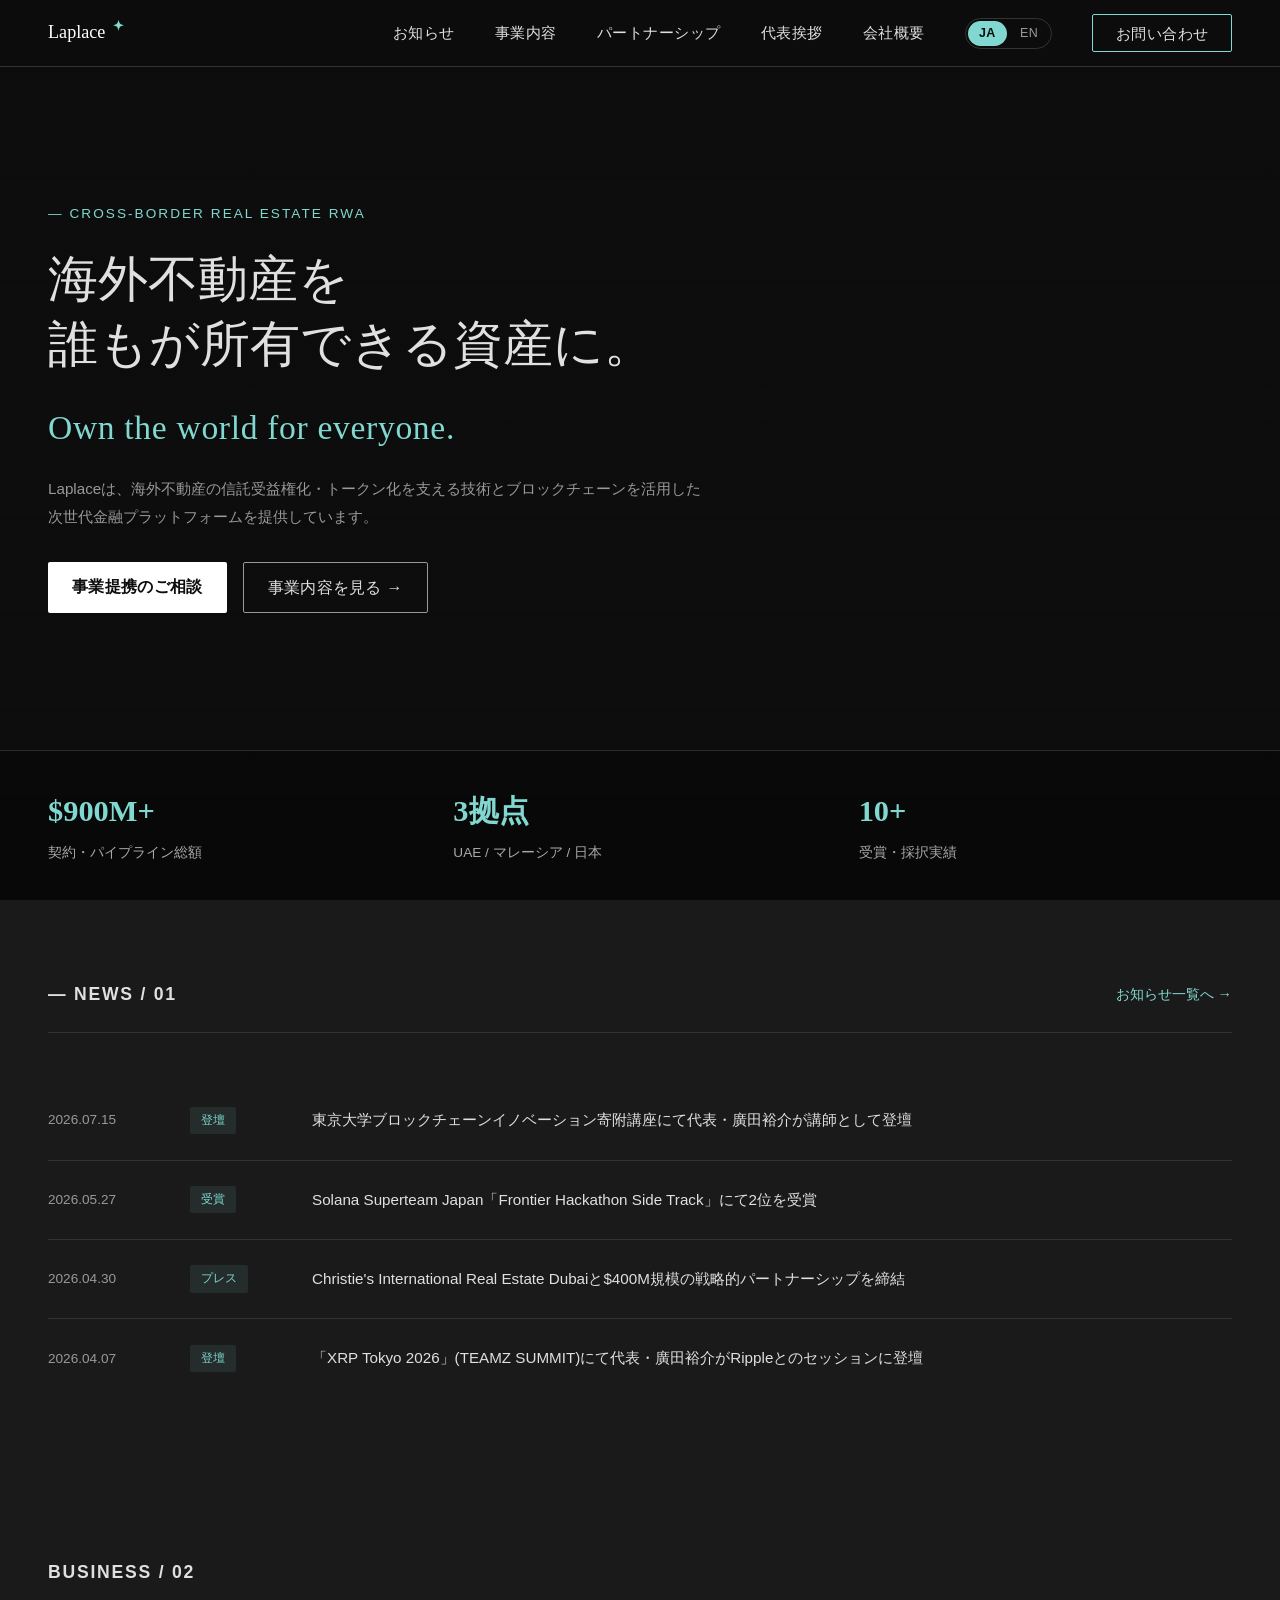
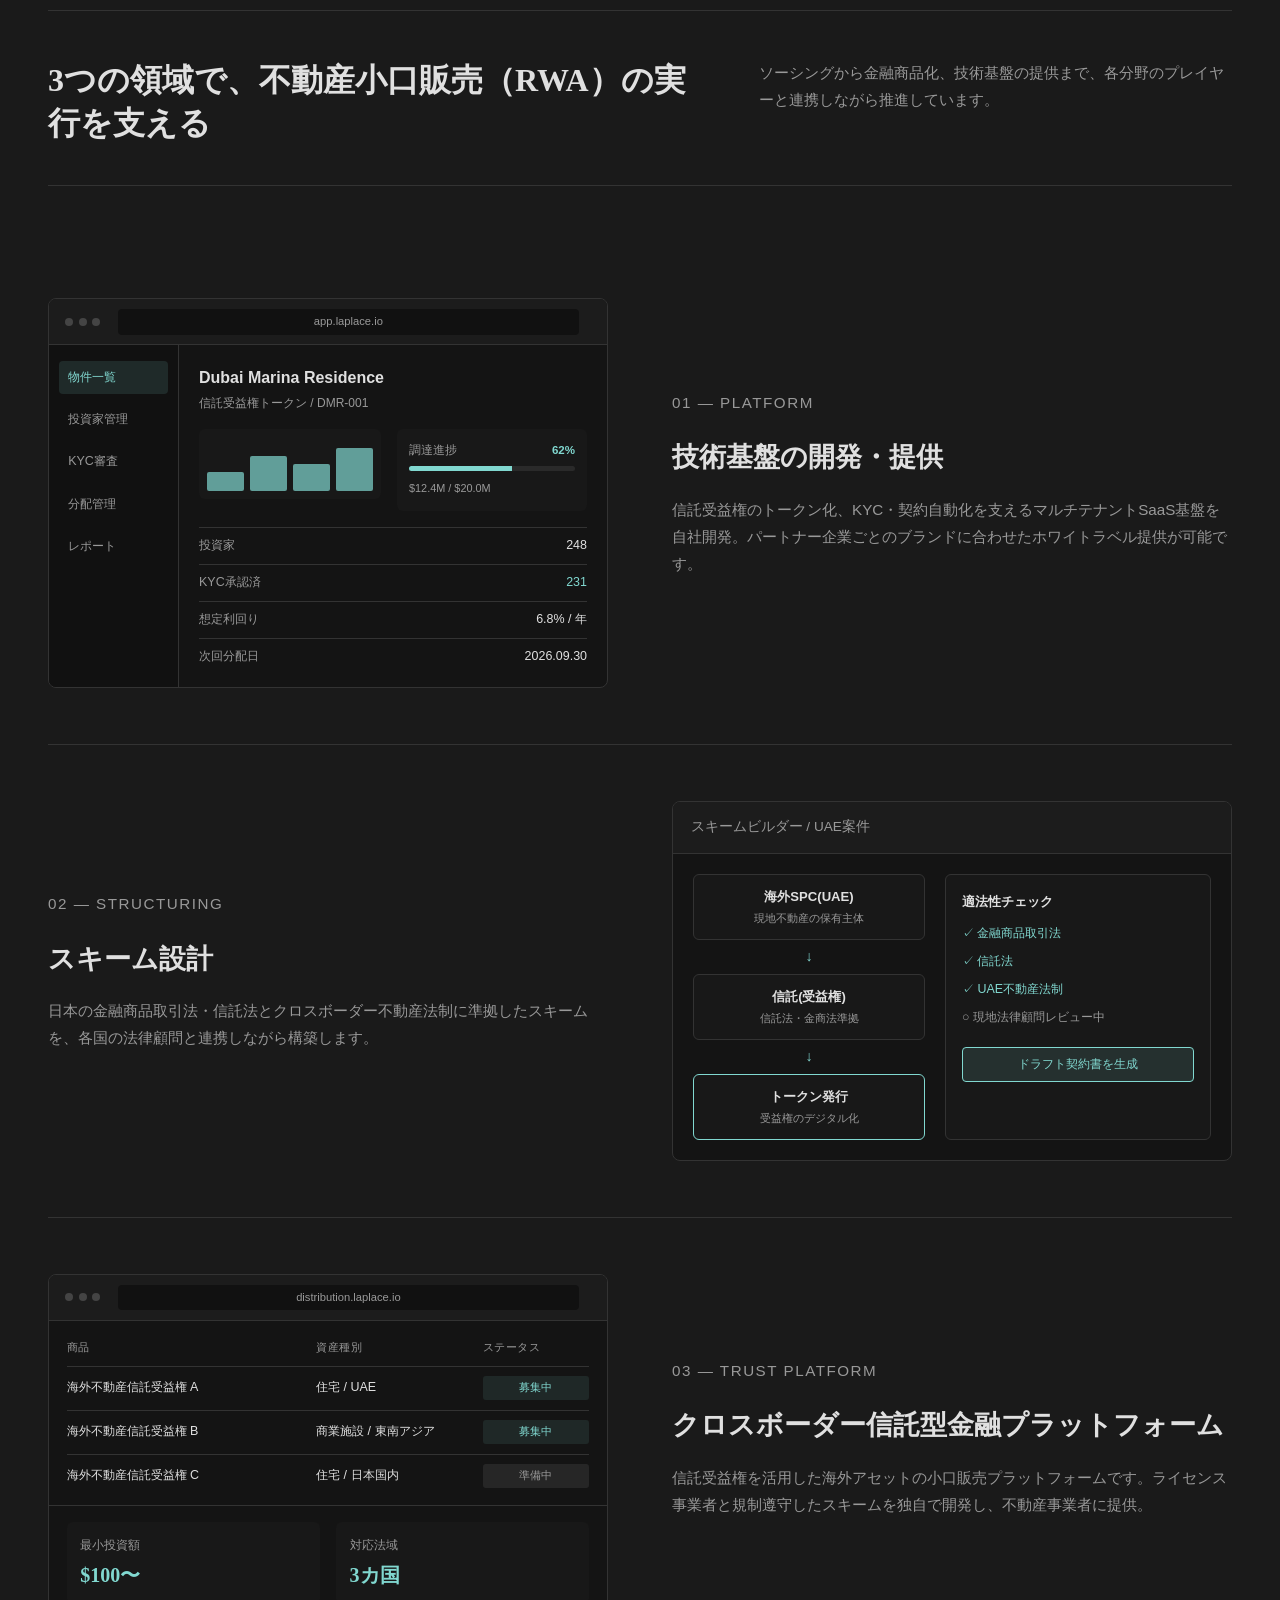
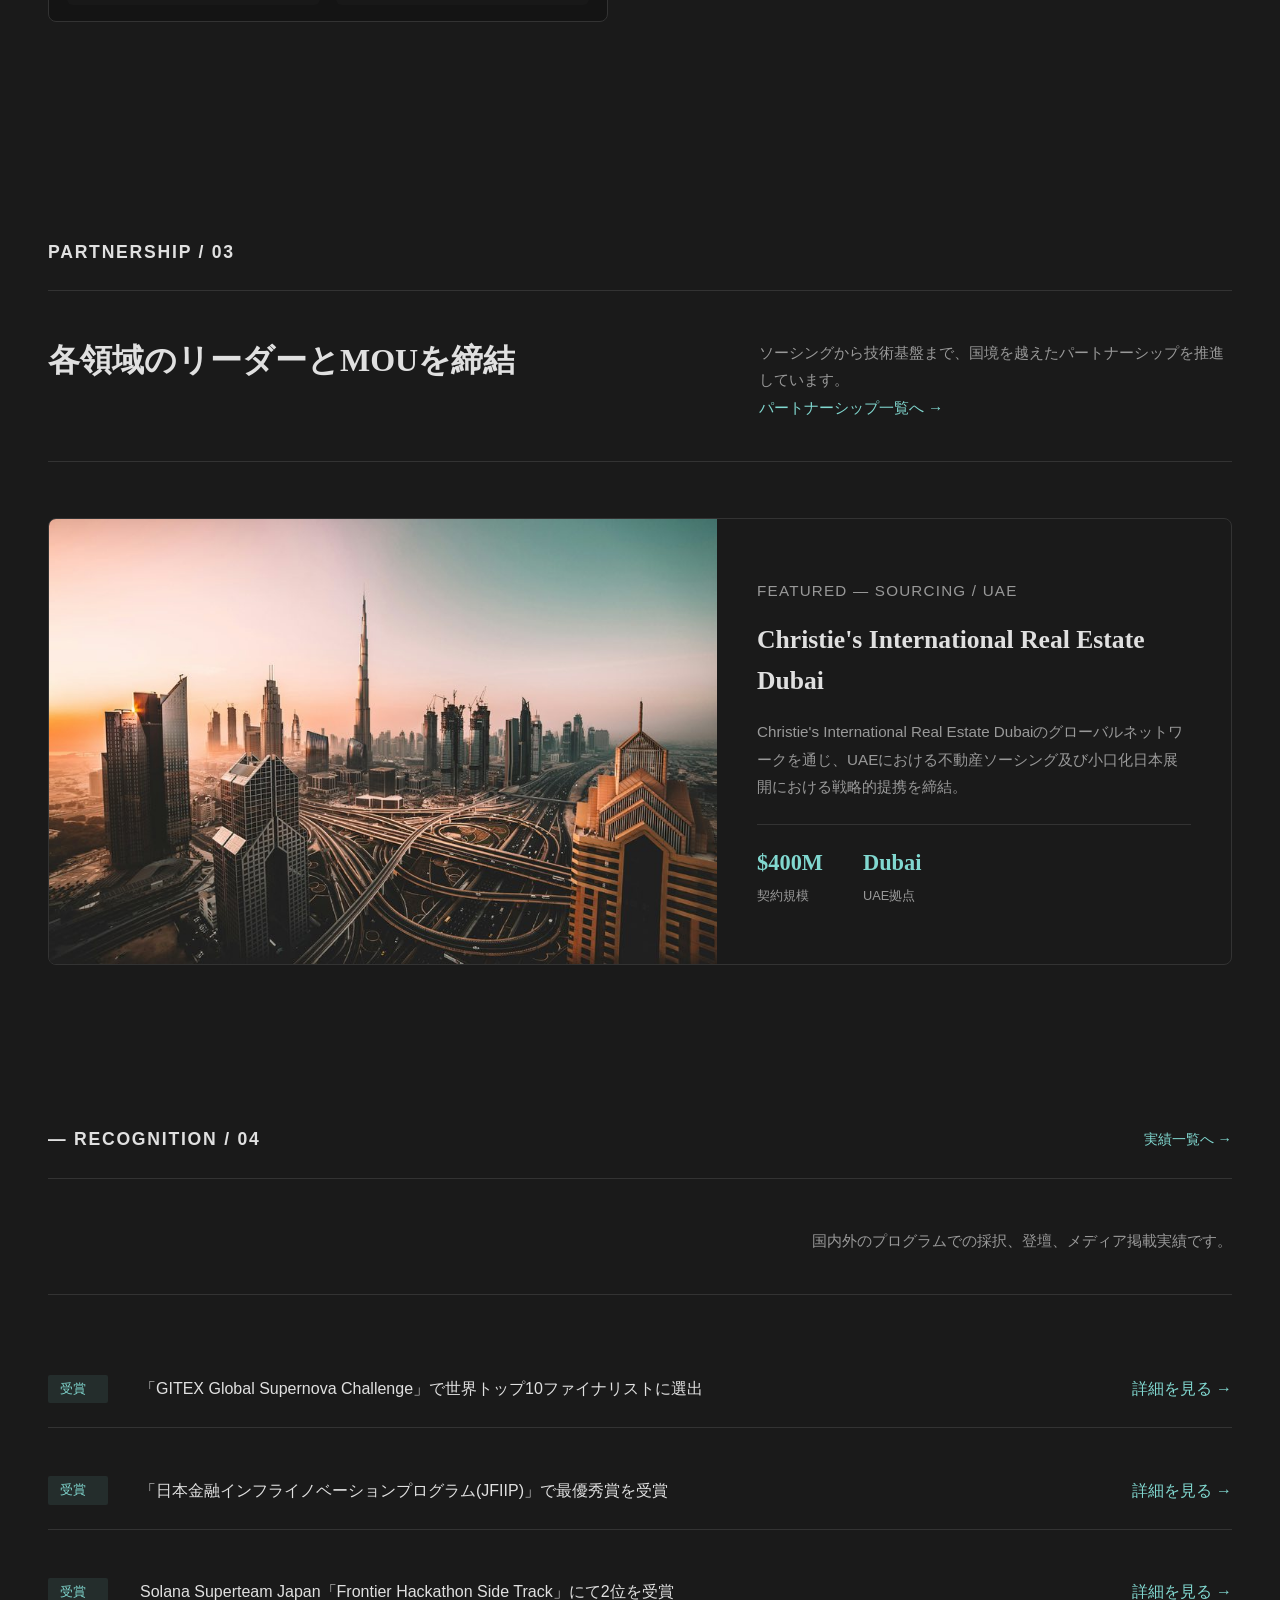
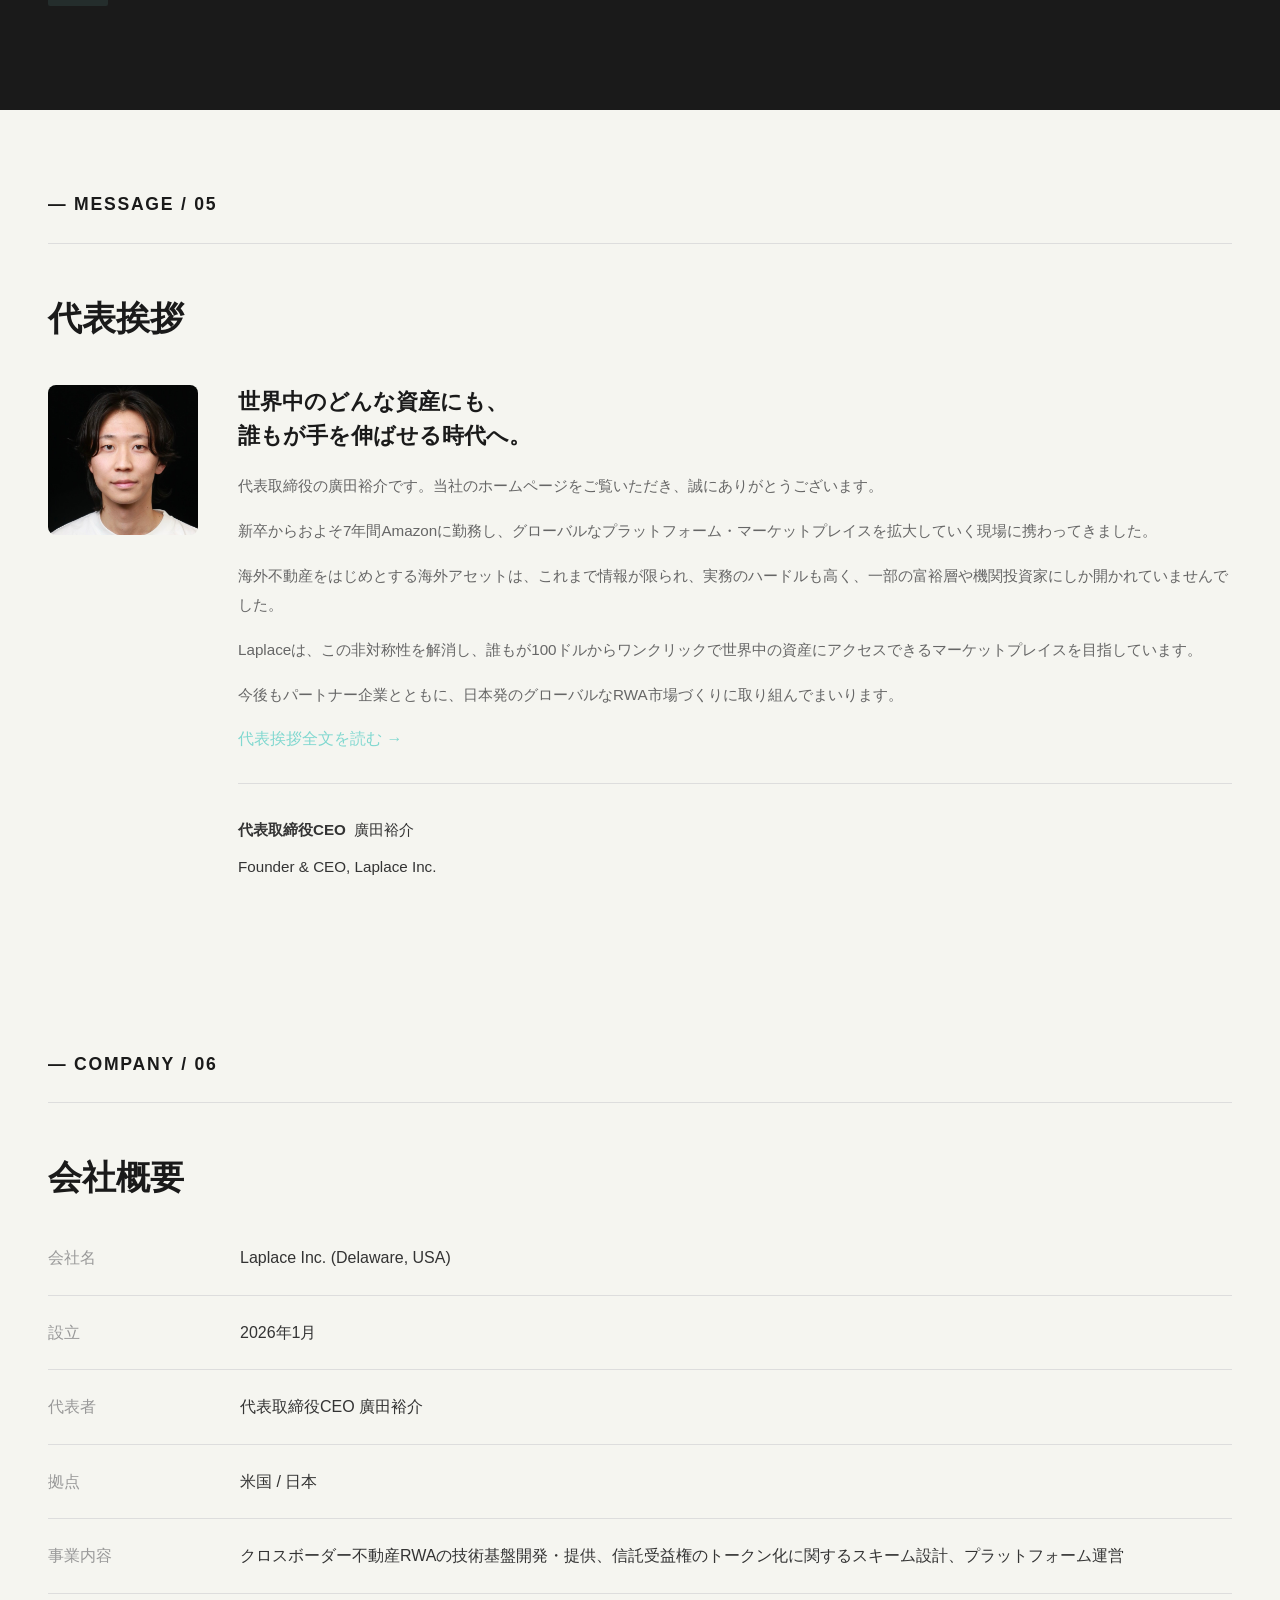
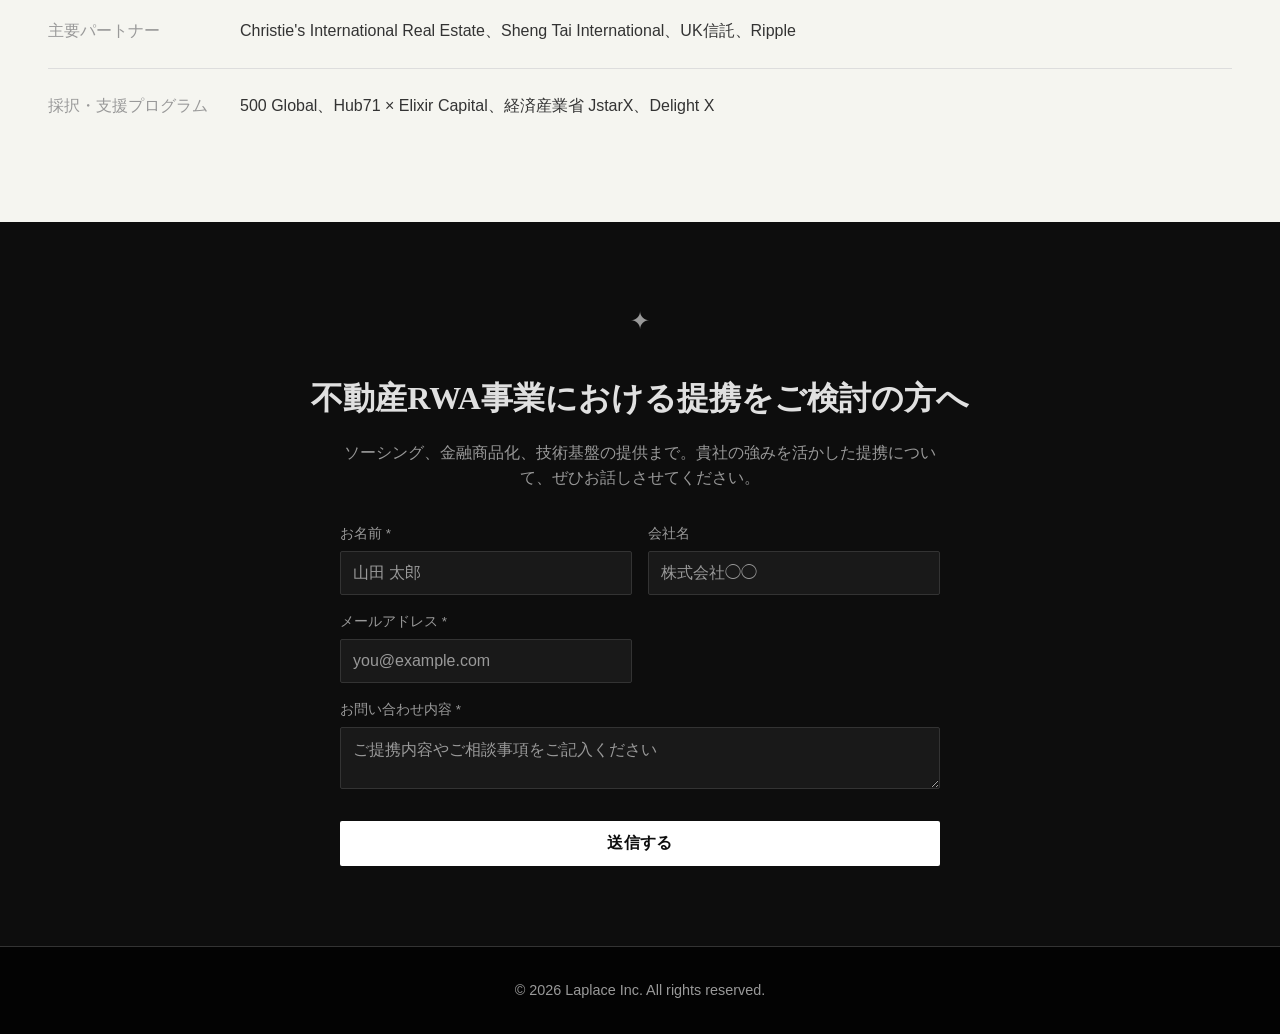
<file: index.html>
<!DOCTYPE html>
<html lang="ja" data-lang="ja">
<head>
  <meta charset="UTF-8">
  <meta name="viewport" content="width=device-width, initial-scale=1.0">
  <title>Laplace | クロスボーダー不動産RWAインフラ</title>
  <link rel="icon" type="image/svg+xml" href="favicon.svg">
  <link rel="stylesheet" href="css/style.css?v=7">
  <script>
    (function () {
      try {
        if (localStorage.getItem('lang') === 'en') {
          document.documentElement.setAttribute('data-lang', 'en');
          document.documentElement.lang = 'en';
        }
      } catch (e) {}
    })();
  </script>
</head>
<body>
  <!-- Header -->
  <header class="header">
    <nav class="navbar">
      <a href="index.html" class="logo"><img src="images/logo.svg" alt="Laplace" class="logo-img"></a>
      <button class="nav-toggle" aria-label="メニューを開く" aria-expanded="false">
        <span></span><span></span><span></span>
      </button>
      <ul class="nav-menu">
        <li><a href="index.html#news"><span data-lang-ja>お知らせ</span><span data-lang-en>News</span></a></li>
        <li><a href="index.html#business"><span data-lang-ja>事業内容</span><span data-lang-en>Business</span></a></li>
        <li><a href="index.html#partnership"><span data-lang-ja>パートナーシップ</span><span data-lang-en>Partnerships</span></a></li>
        <li><a href="index.html#ceo"><span data-lang-ja>代表挨拶</span><span data-lang-en>Message</span></a></li>
        <li><a href="index.html#company"><span data-lang-ja>会社概要</span><span data-lang-en>Company</span></a></li>
        <li>
          <div class="lang-switch" role="group" aria-label="Language">
            <button type="button" class="lang-option" data-set-lang="ja">JA</button>
            <button type="button" class="lang-option" data-set-lang="en">EN</button>
          </div>
        </li>
        <li><a href="index.html#contact" class="btn-contact"><span data-lang-ja>お問い合わせ</span><span data-lang-en>Contact</span></a></li>
      </ul>
    </nav>
  </header>

  <!-- Hero Section -->
  <section class="hero">
    <video autoplay muted loop playsinline webkit-playsinline="true" disablepictureinpicture preload="auto" id="heroVideo" class="hero-video">
      <source src="videos/hero.mp4?v=2" type="video/mp4">
    </video>
    <script>
      (function () {
        var v = document.getElementById('heroVideo');
        if (!v) return;
        v.muted = true;
        v.controls = false;
        var tryPlay = function () { v.play().catch(function () {}); };
        tryPlay();
        ['loadedmetadata', 'loadeddata', 'canplay', 'canplaythrough'].forEach(function (evt) {
          v.addEventListener(evt, tryPlay);
        });
        var unlock = function () {
          tryPlay();
          if (!v.paused) {
            ['touchstart', 'touchend', 'click', 'scroll'].forEach(function (evt) {
              document.removeEventListener(evt, unlock);
            });
          }
        };
        ['touchstart', 'touchend', 'click', 'scroll'].forEach(function (evt) {
          document.addEventListener(evt, unlock, { passive: true });
        });
        document.addEventListener('visibilitychange', function () {
          if (!document.hidden) tryPlay();
        });
      })();
    </script>
    <div class="hero-overlay"></div>
    <div class="hero-content">
      <p class="hero-subtitle">— CROSS-BORDER REAL ESTATE RWA</p>
      <h1 class="hero-title">
        <span data-lang-ja>海外不動産を<br><span class="hero-title-line2">誰もが所有できる資産に。</span></span>
        <span data-lang-en>Overseas real estate,<br><span class="hero-title-line2">an asset everyone can own.</span></span>
      </h1>
      <p class="hero-text">Own the world for everyone.</p>
      <p class="hero-description">
        <span data-lang-ja>Laplaceは、海外不動産の信託受益権化・トークン化を支える技術とブロックチェーンを活用した次世代金融プラットフォームを提供しています。</span>
        <span data-lang-en>Laplace provides a next-generation financial platform, powered by trust-beneficiary tokenization technology and blockchain, that makes overseas real estate investable for everyone.</span>
      </p>
      <div class="hero-buttons">
        <a href="index.html#contact" class="btn btn-primary"><span data-lang-ja>事業提携のご相談</span><span data-lang-en>Partner With Us</span></a>
        <a href="index.html#business" class="btn btn-secondary"><span data-lang-ja>事業内容を見る →</span><span data-lang-en>View Our Business →</span></a>
      </div>
    </div>
    <div class="hero-stats">
      <div class="stat-item">
        <div class="stat-value">$900M+</div>
        <div class="stat-label"><span data-lang-ja>契約・パイプライン総額</span><span data-lang-en>Contract &amp; Pipeline Value</span></div>
      </div>
      <div class="stat-item">
        <div class="stat-value"><span data-lang-ja>3拠点</span><span data-lang-en>3 Locations</span></div>
        <div class="stat-label"><span data-lang-ja>UAE / マレーシア / 日本</span><span data-lang-en>UAE / Malaysia / Japan</span></div>
      </div>
      <div class="stat-item">
        <div class="stat-value">10+</div>
        <div class="stat-label"><span data-lang-ja>受賞・採択実績</span><span data-lang-en>Awards &amp; Selections</span></div>
      </div>
    </div>
  </section>

  <!-- News Section -->
  <section id="news" class="section news">
    <div class="section-header">
      <h2>— NEWS / 01</h2>
      <a href="news.html" class="section-link"><span data-lang-ja>お知らせ一覧へ →</span><span data-lang-en>View All News →</span></a>
    </div>
    <div class="news-list">
      <article class="news-item">
        <div class="news-date">2026.07.15</div>
        <div class="news-tag"><span data-lang-ja>登壇</span><span data-lang-en>Speaking</span></div>
        <p><a href="news.html#article-12">
          <span data-lang-ja>東京大学ブロックチェーンイノベーション寄附講座にて代表・廣田裕介が講師として登壇</span>
          <span data-lang-en>Founder Yusuke Hirota lectures at the University of Tokyo's Blockchain Innovation Endowed Course</span>
        </a></p>
      </article>
      <article class="news-item">
        <div class="news-date">2026.05.27</div>
        <div class="news-tag"><span data-lang-ja>受賞</span><span data-lang-en>Award</span></div>
        <p><a href="news.html#article-10">
          <span data-lang-ja>Solana Superteam Japan「Frontier Hackathon Side Track」にて2位を受賞</span>
          <span data-lang-en>Laplace wins 2nd place at Solana Superteam Japan's "Frontier Hackathon Side Track"</span>
        </a></p>
      </article>
      <article class="news-item">
        <div class="news-date">2026.04.30</div>
        <div class="news-tag"><span data-lang-ja>プレス</span><span data-lang-en>Press</span></div>
        <p><a href="news.html#article-9">
          <span data-lang-ja>Christie's International Real Estate Dubaiと$400M規模の戦略的パートナーシップを締結</span>
          <span data-lang-en>Laplace signs $400M strategic partnership with Christie's International Real Estate Dubai</span>
        </a></p>
      </article>
      <article class="news-item">
        <div class="news-date">2026.04.07</div>
        <div class="news-tag"><span data-lang-ja>登壇</span><span data-lang-en>Speaking</span></div>
        <p><a href="news.html#article-8">
          <span data-lang-ja>「XRP Tokyo 2026」(TEAMZ SUMMIT)にて代表・廣田裕介がRippleとのセッションに登壇</span>
          <span data-lang-en>Founder Yusuke Hirota speaks alongside Ripple at "XRP Tokyo 2026" (TEAMZ SUMMIT)</span>
        </a></p>
      </article>
    </div>
  </section>

  <!-- Business Section -->
  <section id="business" class="section business">
    <div class="section-header">
      <h2>BUSINESS / 02</h2>
    </div>
    <div class="section-intro">
      <h3>
        <span data-lang-ja>3つの領域で、不動産小口販売（RWA）の実行を支える</span>
        <span data-lang-en>Enabling Fractional Real Estate Sales (RWA) Across Three Domains</span>
      </h3>
      <p>
        <span data-lang-ja>ソーシングから金融商品化、技術基盤の提供まで、各分野のプレイヤーと連携しながら推進しています。</span>
        <span data-lang-en>From sourcing to financial structuring to platform infrastructure, we work alongside partners at every stage.</span>
      </p>
    </div>

    <!-- Platform Sub-section -->
    <div class="subsection platform-block">
      <div class="mockup-card app-mockup">
        <div class="mockup-titlebar">
          <span class="dot"></span><span class="dot"></span><span class="dot"></span>
          <span class="mockup-url">app.laplace.io</span>
        </div>
        <div class="app-body">
          <div class="app-sidebar">
            <div class="sidebar-item active"><span data-lang-ja>物件一覧</span><span data-lang-en>Properties</span></div>
            <div class="sidebar-item"><span data-lang-ja>投資家管理</span><span data-lang-en>Investors</span></div>
            <div class="sidebar-item"><span data-lang-ja>KYC審査</span><span data-lang-en>KYC Review</span></div>
            <div class="sidebar-item"><span data-lang-ja>分配管理</span><span data-lang-en>Distributions</span></div>
            <div class="sidebar-item"><span data-lang-ja>レポート</span><span data-lang-en>Reports</span></div>
          </div>
          <div class="app-main">
            <h4>Dubai Marina Residence</h4>
            <p class="app-sub"><span data-lang-ja>信託受益権トークン / DMR-001</span><span data-lang-en>Trust Beneficiary Token / DMR-001</span></p>
            <div class="app-chart-row">
              <div class="mini-bars">
                <span style="height:35%"></span><span style="height:65%"></span><span style="height:50%"></span><span style="height:80%"></span>
              </div>
              <div class="progress-box">
                <div class="progress-top">
                  <span class="progress-label"><span data-lang-ja>調達進捗</span><span data-lang-en>Funding Progress</span></span>
                  <span class="progress-value">62%</span>
                </div>
                <div class="progress-bar"><div class="progress-fill" style="width:62%"></div></div>
                <span class="progress-sub">$12.4M / $20.0M</span>
              </div>
            </div>
            <div class="app-stats-list">
              <div class="app-stat-row"><span><span data-lang-ja>投資家</span><span data-lang-en>Investors</span></span><span>248</span></div>
              <div class="app-stat-row"><span><span data-lang-ja>KYC承認済</span><span data-lang-en>KYC Approved</span></span><span class="accent">231</span></div>
              <div class="app-stat-row"><span><span data-lang-ja>想定利回り</span><span data-lang-en>Est. Yield</span></span><span><span data-lang-ja>6.8% / 年</span><span data-lang-en>6.8% / yr</span></span></div>
              <div class="app-stat-row"><span><span data-lang-ja>次回分配日</span><span data-lang-en>Next Distribution</span></span><span>2026.09.30</span></div>
            </div>
          </div>
        </div>
      </div>
      <div class="subsection-text">
        <p class="subsection-label">01 — PLATFORM</p>
        <h3><span data-lang-ja>技術基盤の開発・提供</span><span data-lang-en>Platform Development &amp; Operations</span></h3>
        <p>
          <span data-lang-ja>信託受益権のトークン化、KYC・契約自動化を支えるマルチテナントSaaS基盤を自社開発。パートナー企業ごとのブランドに合わせたホワイトラベル提供が可能です。</span>
          <span data-lang-en>We build a proprietary multi-tenant SaaS platform that powers trust-beneficiary tokenization and automates KYC and contracting, available white-labeled to match each partner's brand.</span>
        </p>
      </div>
    </div>

    <!-- Structuring Sub-section -->
    <div class="subsection structuring-block">
      <div class="subsection-text">
        <p class="subsection-label">02 — STRUCTURING</p>
        <h3><span data-lang-ja>スキーム設計</span><span data-lang-en>Scheme Design</span></h3>
        <p>
          <span data-lang-ja>日本の金融商品取引法・信託法とクロスボーダー不動産法制に準拠したスキームを、各国の法律顧問と連携しながら構築します。</span>
          <span data-lang-en>We design schemes that comply with Japan's Financial Instruments and Exchange Act, Trust Act, and cross-border real estate regulations, working closely with legal counsel in each jurisdiction.</span>
        </p>
      </div>
      <div class="mockup-card scheme-mockup">
        <div class="mockup-header"><span data-lang-ja>スキームビルダー / UAE案件</span><span data-lang-en>Scheme Builder / UAE Deal</span></div>
        <div class="scheme-body">
          <div class="scheme-flow">
            <div class="flow-step">
              <div class="flow-title"><span data-lang-ja>海外SPC(UAE)</span><span data-lang-en>Offshore SPC (UAE)</span></div>
              <div class="flow-sub"><span data-lang-ja>現地不動産の保有主体</span><span data-lang-en>Local real estate holding entity</span></div>
            </div>
            <div class="flow-arrow">↓</div>
            <div class="flow-step">
              <div class="flow-title"><span data-lang-ja>信託(受益権)</span><span data-lang-en>Trust (Beneficiary Rights)</span></div>
              <div class="flow-sub"><span data-lang-ja>信託法・金商法準拠</span><span data-lang-en>Trust Act / FIEA compliant</span></div>
            </div>
            <div class="flow-arrow">↓</div>
            <div class="flow-step active">
              <div class="flow-title"><span data-lang-ja>トークン発行</span><span data-lang-en>Token Issuance</span></div>
              <div class="flow-sub"><span data-lang-ja>受益権のデジタル化</span><span data-lang-en>Digitizing beneficiary rights</span></div>
            </div>
          </div>
          <div class="scheme-checklist">
            <div class="checklist-title"><span data-lang-ja>適法性チェック</span><span data-lang-en>Compliance Checklist</span></div>
            <div class="check-item done">✓ <span data-lang-ja>金融商品取引法</span><span data-lang-en>Financial Instruments and Exchange Act</span></div>
            <div class="check-item done">✓ <span data-lang-ja>信託法</span><span data-lang-en>Trust Act</span></div>
            <div class="check-item done">✓ <span data-lang-ja>UAE不動産法制</span><span data-lang-en>UAE Real Estate Law</span></div>
            <div class="check-item pending">○ <span data-lang-ja>現地法律顧問レビュー中</span><span data-lang-en>Local counsel review in progress</span></div>
            <button class="scheme-btn"><span data-lang-ja>ドラフト契約書を生成</span><span data-lang-en>Generate Draft Contract</span></button>
          </div>
        </div>
      </div>
    </div>

    <!-- Trust Platform Sub-section -->
    <div class="subsection ecosystem-block">
      <div class="mockup-card partner-mockup">
        <div class="mockup-titlebar">
          <span class="dot"></span><span class="dot"></span><span class="dot"></span>
          <span class="mockup-url">distribution.laplace.io</span>
        </div>
        <div class="partner-table">
          <div class="partner-table-row head">
            <span><span data-lang-ja>商品</span><span data-lang-en>Product</span></span><span><span data-lang-ja>資産種別</span><span data-lang-en>Asset Type</span></span><span><span data-lang-ja>ステータス</span><span data-lang-en>Status</span></span>
          </div>
          <div class="partner-table-row">
            <span><span data-lang-ja>海外不動産信託受益権 A</span><span data-lang-en>Overseas Real Estate Trust Right A</span></span><span><span data-lang-ja>住宅 / UAE</span><span data-lang-en>Residential / UAE</span></span><span class="status done"><span data-lang-ja>募集中</span><span data-lang-en>Open</span></span>
          </div>
          <div class="partner-table-row">
            <span><span data-lang-ja>海外不動産信託受益権 B</span><span data-lang-en>Overseas Real Estate Trust Right B</span></span><span><span data-lang-ja>商業施設 / 東南アジア</span><span data-lang-en>Commercial / Southeast Asia</span></span><span class="status done"><span data-lang-ja>募集中</span><span data-lang-en>Open</span></span>
          </div>
          <div class="partner-table-row">
            <span><span data-lang-ja>海外不動産信託受益権 C</span><span data-lang-en>Overseas Real Estate Trust Right C</span></span><span><span data-lang-ja>住宅 / 日本国内</span><span data-lang-en>Residential / Japan</span></span><span class="status pending"><span data-lang-ja>準備中</span><span data-lang-en>Coming Soon</span></span>
          </div>
        </div>
        <div class="partner-stats">
          <div class="partner-stat"><span class="label"><span data-lang-ja>最小投資額</span><span data-lang-en>Min. Investment</span></span><span class="value"><span data-lang-ja>$100〜</span><span data-lang-en>From $100</span></span></div>
          <div class="partner-stat"><span class="label"><span data-lang-ja>対応法域</span><span data-lang-en>Jurisdictions</span></span><span class="value"><span data-lang-ja>3カ国</span><span data-lang-en>3 Countries</span></span></div>
        </div>
      </div>
      <div class="subsection-text">
        <p class="subsection-label">03 — TRUST PLATFORM</p>
        <h3><span data-lang-ja>クロスボーダー信託型金融プラットフォーム</span><span data-lang-en>Cross-Border Trust Financial Platform</span></h3>
        <p>
          <span data-lang-ja>信託受益権を活用した海外アセットの小口販売プラットフォームです。ライセンス事業者と規制遵守したスキームを独自で開発し、不動産事業者に提供。</span>
          <span data-lang-en>A platform for the fractional sale of overseas assets using trust beneficiary rights. We develop compliant schemes in-house with licensed partners and provide them to real estate operators.</span>
        </p>
      </div>
    </div>
  </section>

  <!-- Partnership Section -->
  <section id="partnership" class="section partnership">
    <div class="section-header">
      <h2>PARTNERSHIP / 03</h2>
    </div>
    <div class="section-intro">
      <h3><span data-lang-ja>各領域のリーダーとMOUを締結</span><span data-lang-en>Signing MOUs With Leaders in Each Domain</span></h3>
      <p>
        <span data-lang-ja>ソーシングから技術基盤まで、国境を越えたパートナーシップを推進しています。</span>
        <span data-lang-en>We're building cross-border partnerships spanning sourcing to technology infrastructure.</span>
        <br><a href="partnerships.html" class="link"><span data-lang-ja>パートナーシップ一覧へ →</span><span data-lang-en>View All Partnerships →</span></a>
      </p>
    </div>
    <div class="feature-card">
      <div class="feature-image">
        <img src="images/christie-dubai.jpg" alt="Christie's Dubai" loading="lazy">
      </div>
      <div class="feature-info">
        <p class="feature-tag">FEATURED — SOURCING / UAE</p>
        <h4>Christie's International Real Estate Dubai</h4>
        <p>
          <span data-lang-ja>Christie's International Real Estate Dubaiのグローバルネットワークを通じ、UAEにおける不動産ソーシング及び小口化日本展開における戦略的提携を締結。</span>
          <span data-lang-en>Through Christie's International Real Estate Dubai's global network, we've signed a strategic partnership for real estate sourcing in the UAE and its fractionalized rollout in Japan.</span>
        </p>
        <div class="feature-stats">
          <div class="feature-stat"><span class="value">$400M</span><span class="label"><span data-lang-ja>契約規模</span><span data-lang-en>Deal Size</span></span></div>
          <div class="feature-stat"><span class="value">Dubai</span><span class="label"><span data-lang-ja>UAE拠点</span><span data-lang-en>UAE Base</span></span></div>
        </div>
      </div>
    </div>
  </section>

  <!-- Recognition Section -->
  <section class="section recognition">
    <div class="section-header">
      <h2>— RECOGNITION / 04</h2>
      <a href="news.html" class="section-link"><span data-lang-ja>実績一覧へ →</span><span data-lang-en>View All Achievements →</span></a>
    </div>
    <div class="section-intro">
      <p>
        <span data-lang-ja>国内外のプログラムでの採択、登壇、メディア掲載実績です。</span>
        <span data-lang-en>Selections, speaking engagements, and media coverage from programs in Japan and abroad.</span>
      </p>
    </div>
    <h3 class="visually-hidden">受賞実績</h3>
    <div class="recognition-list">
      <article class="recognition-item">
        <span class="label"><span data-lang-ja>受賞</span><span data-lang-en>Award</span></span>
        <p><a href="news.html#article-6">
          <span data-lang-ja>「GITEX Global Supernova Challenge」で世界トップ10ファイナリストに選出</span>
          <span data-lang-en>Selected as a Top 10 global finalist at the "GITEX Global Supernova Challenge"</span>
        </a></p>
        <a href="news.html#article-6" class="link"><span data-lang-ja>詳細を見る →</span><span data-lang-en>Read More →</span></a>
      </article>
      <article class="recognition-item">
        <span class="label"><span data-lang-ja>受賞</span><span data-lang-en>Award</span></span>
        <p><a href="news.html#article-7">
          <span data-lang-ja>「日本金融インフライノベーションプログラム(JFIIP)」で最優秀賞を受賞</span>
          <span data-lang-en>Wins Grand Prize at the "Japan Financial Infrastructure Innovation Program (JFIIP)"</span>
        </a></p>
        <a href="news.html#article-7" class="link"><span data-lang-ja>詳細を見る →</span><span data-lang-en>Read More →</span></a>
      </article>
      <article class="recognition-item">
        <span class="label"><span data-lang-ja>受賞</span><span data-lang-en>Award</span></span>
        <p><a href="news.html#article-10">
          <span data-lang-ja>Solana Superteam Japan「Frontier Hackathon Side Track」にて2位を受賞</span>
          <span data-lang-en>Wins 2nd place at Solana Superteam Japan's "Frontier Hackathon Side Track"</span>
        </a></p>
        <a href="news.html#article-10" class="link"><span data-lang-ja>詳細を見る →</span><span data-lang-en>Read More →</span></a>
      </article>
    </div>
  </section>

  <!-- CEO Message Section -->
  <section id="ceo" class="section message">
    <div class="section-header">
      <h2>— MESSAGE / 05</h2>
    </div>
    <h3 class="message-title"><span data-lang-ja>代表挨拶</span><span data-lang-en>Message from the Founder</span></h3>
    <div class="ceo-profile">
      <img src="images/ceo-profile.jpg" alt="CEO - 廣田裕介" loading="lazy">
      <div class="ceo-info">
        <h4>
          <span data-lang-ja>世界中のどんな資産にも、<br>誰もが手を伸ばせる時代へ。</span>
          <span data-lang-en>Toward an era where anyone<br>can reach any asset, anywhere.</span>
        </h4>
        <p>
          <span data-lang-ja>代表取締役の廣田裕介です。当社のホームページをご覧いただき、誠にありがとうございます。</span>
          <span data-lang-en>I'm Yusuke Hirota, CEO of Laplace. Thank you for visiting our website.</span>
        </p>
        <p>
          <span data-lang-ja>新卒からおよそ7年間Amazonに勤務し、グローバルなプラットフォーム・マーケットプレイスを拡大していく現場に携わってきました。</span>
          <span data-lang-en>I spent roughly seven years at Amazon after graduating, working on the front lines of scaling a global platform marketplace.</span>
        </p>
        <p>
          <span data-lang-ja>海外不動産をはじめとする海外アセットは、これまで情報が限られ、実務のハードルも高く、一部の富裕層や機関投資家にしか開かれていませんでした。</span>
          <span data-lang-en>Overseas assets, real estate chief among them, have long been accessible only to a small circle of wealthy individuals and institutional investors, held back by limited information and high practical barriers.</span>
        </p>
        <p>
          <span data-lang-ja>Laplaceは、この非対称性を解消し、誰もが100ドルからワンクリックで世界中の資産にアクセスできるマーケットプレイスを目指しています。</span>
          <span data-lang-en>Laplace aims to close this gap, building a marketplace where anyone can access assets around the world with one click, starting from $100.</span>
        </p>
        <p>
          <span data-lang-ja>今後もパートナー企業とともに、日本発のグローバルなRWA市場づくりに取り組んでまいります。</span>
          <span data-lang-en>Together with our partners, we will keep building a global RWA market that starts here in Japan.</span>
        </p>
        <a href="message.html" class="link"><span data-lang-ja>代表挨拶全文を読む →</span><span data-lang-en>Read the Full Message →</span></a>
        <div class="ceo-signature">
          <p><strong><span data-lang-ja>代表取締役CEO</span><span data-lang-en>CEO</span></strong>&nbsp;&nbsp;廣田裕介</p>
          <p>Founder &amp; CEO, Laplace Inc.</p>
        </div>
      </div>
    </div>
  </section>

  <!-- Company Section -->
  <section id="company" class="section company">
    <div class="section-header">
      <h2>— COMPANY / 06</h2>
    </div>
    <h3 class="message-title"><span data-lang-ja>会社概要</span><span data-lang-en>Company</span></h3>
    <div class="company-info">
      <div class="info-row">
        <span class="label"><span data-lang-ja>会社名</span><span data-lang-en>Company Name</span></span>
        <span class="value">Laplace Inc. (Delaware, USA)</span>
      </div>
      <div class="info-row">
        <span class="label"><span data-lang-ja>設立</span><span data-lang-en>Founded</span></span>
        <span class="value"><span data-lang-ja>2026年1月</span><span data-lang-en>January 2026</span></span>
      </div>
      <div class="info-row">
        <span class="label"><span data-lang-ja>代表者</span><span data-lang-en>Representative</span></span>
        <span class="value"><span data-lang-ja>代表取締役CEO 廣田裕介</span><span data-lang-en>Yusuke Hirota, CEO</span></span>
      </div>
      <div class="info-row">
        <span class="label"><span data-lang-ja>拠点</span><span data-lang-en>Locations</span></span>
        <span class="value"><span data-lang-ja>米国 / 日本</span><span data-lang-en>USA / Japan</span></span>
      </div>
      <div class="info-row">
        <span class="label"><span data-lang-ja>事業内容</span><span data-lang-en>Business</span></span>
        <span class="value">
          <span data-lang-ja>クロスボーダー不動産RWAの技術基盤開発・提供、信託受益権のトークン化に関するスキーム設計、プラットフォーム運営</span>
          <span data-lang-en>Developing and operating technology infrastructure for cross-border real estate RWA, designing schemes for trust beneficiary right tokenization, and running the platform</span>
        </span>
      </div>
      <div class="info-row">
        <span class="label"><span data-lang-ja>主要パートナー</span><span data-lang-en>Key Partners</span></span>
        <span class="value">
          <span data-lang-ja>Christie's International Real Estate、Sheng Tai International、UK信託、Ripple</span>
          <span data-lang-en>Christie's International Real Estate, Sheng Tai International, UK Trust, Ripple</span>
        </span>
      </div>
      <div class="info-row">
        <span class="label"><span data-lang-ja>採択・支援プログラム</span><span data-lang-en>Programs &amp; Accelerators</span></span>
        <span class="value">
          <span data-lang-ja>500 Global、Hub71 × Elixir Capital、経済産業省 JstarX、Delight X</span>
          <span data-lang-en>500 Global, Hub71 × Elixir Capital, METI J-StarX, DelightX</span>
        </span>
      </div>
    </div>
  </section>

  <!-- Contact Section -->
  <section id="contact" class="section contact">
    <p class="contact-star">✦</p>
    <h2>
      <span data-lang-ja>不動産RWA事業における提携をご検討の方へ</span>
      <span data-lang-en>For Those Considering a Real Estate RWA Partnership</span>
    </h2>
    <p>
      <span data-lang-ja>ソーシング、金融商品化、技術基盤の提供まで。貴社の強みを活かした提携について、ぜひお話しさせてください。</span>
      <span data-lang-en>From sourcing to financial structuring to technology infrastructure — let's talk about a partnership that puts your strengths to work.</span>
    </p>
    <form class="contact-form">
      <div class="form-group">
        <div class="field">
          <label><span data-lang-ja>お名前 *</span><span data-lang-en>Name *</span></label>
          <input type="text" data-ph-ja="山田 太郎" data-ph-en="John Smith" placeholder="山田 太郎" required>
        </div>
        <div class="field">
          <label><span data-lang-ja>会社名</span><span data-lang-en>Company</span></label>
          <input type="text" data-ph-ja="株式会社◯◯" data-ph-en="Company Inc." placeholder="株式会社◯◯">
        </div>
      </div>
      <div class="form-group">
        <div class="field">
          <label><span data-lang-ja>メールアドレス *</span><span data-lang-en>Email *</span></label>
          <input type="email" placeholder="you@example.com" required>
        </div>
      </div>
      <div class="form-group">
        <div class="field">
          <label><span data-lang-ja>お問い合わせ内容 *</span><span data-lang-en>Message *</span></label>
          <textarea data-ph-ja="ご提携内容やご相談事項をご記入ください" data-ph-en="Tell us about the partnership or inquiry you have in mind" placeholder="ご提携内容やご相談事項をご記入ください" required></textarea>
        </div>
      </div>
      <button type="submit" class="btn btn-primary"><span data-lang-ja>送信する</span><span data-lang-en>Send</span></button>
    </form>
  </section>

  <!-- Footer -->
  <footer class="footer">
    <p>&copy; 2026 Laplace Inc. All rights reserved.</p>
  </footer>

  <script src="js/main.js?v=8"></script>
</body>
</html>
</file>
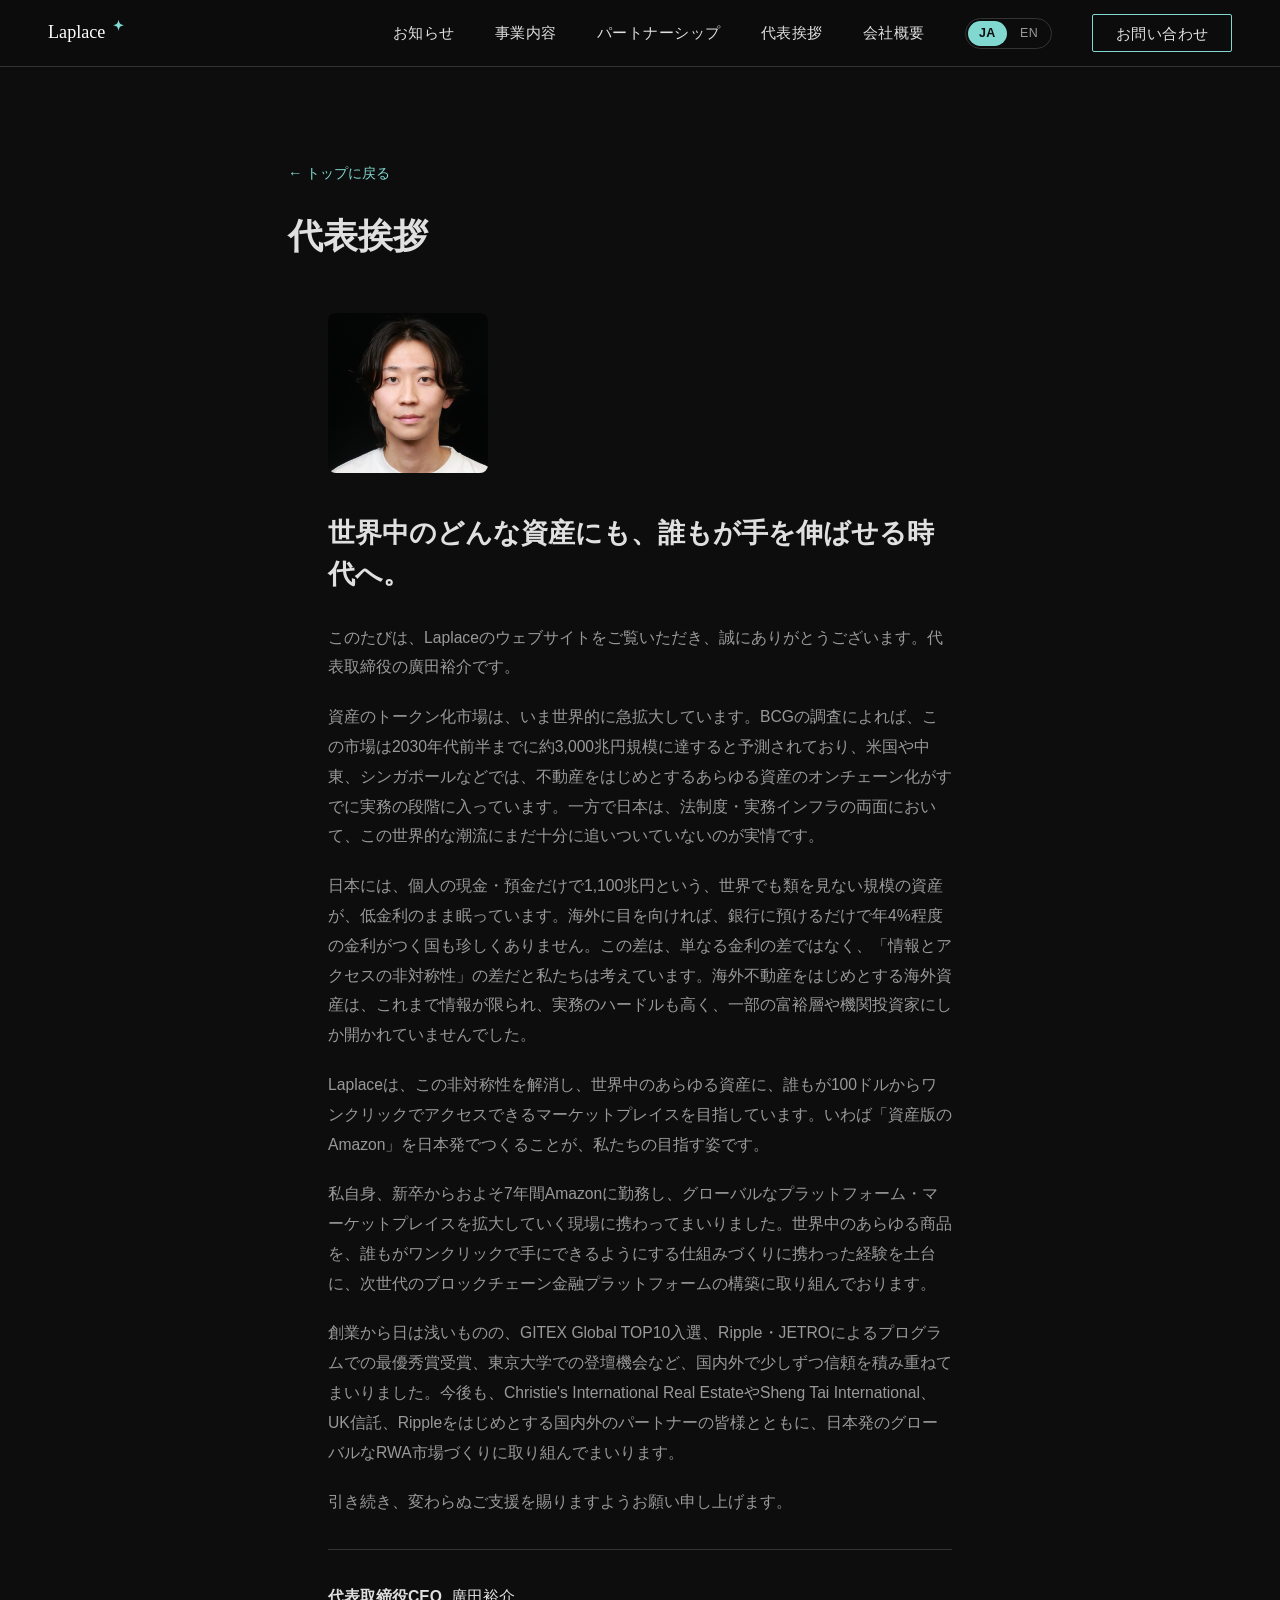
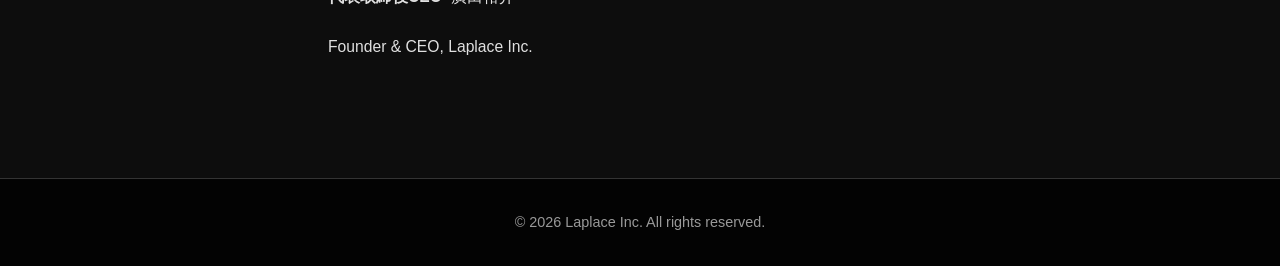
<file: message.html>
<!DOCTYPE html>
<html lang="ja" data-lang="ja">
<head>
  <meta charset="UTF-8">
  <meta name="viewport" content="width=device-width, initial-scale=1.0">
  <title>代表挨拶 | Laplace</title>
  <link rel="icon" type="image/svg+xml" href="favicon.svg">
  <link rel="stylesheet" href="css/style.css?v=7">
  <script>
    (function () {
      try {
        if (localStorage.getItem('lang') === 'en') {
          document.documentElement.setAttribute('data-lang', 'en');
          document.documentElement.lang = 'en';
        }
      } catch (e) {}
    })();
  </script>
</head>
<body>
  <!-- Header -->
  <header class="header">
    <nav class="navbar">
      <a href="index.html" class="logo"><img src="images/logo.svg" alt="Laplace" class="logo-img"></a>
      <button class="nav-toggle" aria-label="メニューを開く" aria-expanded="false">
        <span></span><span></span><span></span>
      </button>
      <ul class="nav-menu">
        <li><a href="index.html#news"><span data-lang-ja>お知らせ</span><span data-lang-en>News</span></a></li>
        <li><a href="index.html#business"><span data-lang-ja>事業内容</span><span data-lang-en>Business</span></a></li>
        <li><a href="index.html#partnership"><span data-lang-ja>パートナーシップ</span><span data-lang-en>Partnerships</span></a></li>
        <li><a href="index.html#ceo"><span data-lang-ja>代表挨拶</span><span data-lang-en>Message</span></a></li>
        <li><a href="index.html#company"><span data-lang-ja>会社概要</span><span data-lang-en>Company</span></a></li>
        <li>
          <div class="lang-switch" role="group" aria-label="Language">
            <button type="button" class="lang-option" data-set-lang="ja">JA</button>
            <button type="button" class="lang-option" data-set-lang="en">EN</button>
          </div>
        </li>
        <li><a href="index.html#contact" class="btn-contact"><span data-lang-ja>お問い合わせ</span><span data-lang-en>Contact</span></a></li>
      </ul>
    </nav>
  </header>

  <div class="page-header">
    <a href="index.html" class="back-link"><span data-lang-ja>← トップに戻る</span><span data-lang-en>← Back to Home</span></a>
    <h1><span data-lang-ja>代表挨拶</span><span data-lang-en>Message from the Founder</span></h1>
  </div>

  <div class="message-page">
    <img src="images/ceo-profile.jpg" alt="CEO - 廣田裕介" class="ceo-photo-full">
    <h2>
      <span data-lang-ja>世界中のどんな資産にも、誰もが手を伸ばせる時代へ。</span>
      <span data-lang-en>Toward an era where anyone can reach any asset, anywhere in the world.</span>
    </h2>

    <p>
      <span data-lang-ja>このたびは、Laplaceのウェブサイトをご覧いただき、誠にありがとうございます。代表取締役の廣田裕介です。</span>
      <span data-lang-en>Thank you for visiting the Laplace website. I'm Yusuke Hirota, CEO of Laplace.</span>
    </p>

    <p>
      <span data-lang-ja>資産のトークン化市場は、いま世界的に急拡大しています。BCGの調査によれば、この市場は2030年代前半までに約3,000兆円規模に達すると予測されており、米国や中東、シンガポールなどでは、不動産をはじめとするあらゆる資産のオンチェーン化がすでに実務の段階に入っています。一方で日本は、法制度・実務インフラの両面において、この世界的な潮流にまだ十分に追いついていないのが実情です。</span>
      <span data-lang-en>The asset tokenization market is expanding rapidly worldwide. According to BCG research, it is projected to reach roughly ¥3,000 trillion by the early 2030s, and in markets such as the US, the Middle East, and Singapore, putting assets — real estate chief among them — on-chain has already moved into practice. Japan, however, has yet to fully catch up with this global trend, in both its legal framework and practical infrastructure.</span>
    </p>

    <p>
      <span data-lang-ja>日本には、個人の現金・預金だけで1,100兆円という、世界でも類を見ない規模の資産が、低金利のまま眠っています。海外に目を向ければ、銀行に預けるだけで年4%程度の金利がつく国も珍しくありません。この差は、単なる金利の差ではなく、「情報とアクセスの非対称性」の差だと私たちは考えています。海外不動産をはじめとする海外資産は、これまで情報が限られ、実務のハードルも高く、一部の富裕層や機関投資家にしか開かれていませんでした。</span>
      <span data-lang-en>In Japan, personal cash and deposits alone amount to an unparalleled ¥1,100 trillion, sitting largely dormant at low interest rates. Look abroad, and it's not unusual to find countries offering around 4% annual interest on ordinary bank deposits. We believe this gap isn't simply about interest rates — it's a gap in information and access. Overseas assets, real estate chief among them, have long been accessible only to a small circle of wealthy individuals and institutional investors, held back by limited information and high practical barriers.</span>
    </p>

    <p>
      <span data-lang-ja>Laplaceは、この非対称性を解消し、世界中のあらゆる資産に、誰もが100ドルからワンクリックでアクセスできるマーケットプレイスを目指しています。いわば「資産版のAmazon」を日本発でつくることが、私たちの目指す姿です。</span>
      <span data-lang-en>Laplace aims to close this gap and build a marketplace where anyone, anywhere, can access any asset in the world with a single click, starting from $100. In short, our goal is to build the "Amazon of assets" — and to build it from Japan.</span>
    </p>

    <p>
      <span data-lang-ja>私自身、新卒からおよそ7年間Amazonに勤務し、グローバルなプラットフォーム・マーケットプレイスを拡大していく現場に携わってまいりました。世界中のあらゆる商品を、誰もがワンクリックで手にできるようにする仕組みづくりに携わった経験を土台に、次世代のブロックチェーン金融プラットフォームの構築に取り組んでおります。</span>
      <span data-lang-en>I personally spent about seven years at Amazon after graduating, working on the front lines of scaling a global platform marketplace. Building on that experience — helping make it possible for anyone to get any product in the world with one click — I'm now building the next generation of blockchain-based financial platforms.</span>
    </p>

    <p>
      <span data-lang-ja>創業から日は浅いものの、GITEX Global TOP10入選、Ripple・JETROによるプログラムでの最優秀賞受賞、東京大学での登壇機会など、国内外で少しずつ信頼を積み重ねてまいりました。今後も、Christie's International Real EstateやSheng Tai International、UK信託、Rippleをはじめとする国内外のパートナーの皆様とともに、日本発のグローバルなRWA市場づくりに取り組んでまいります。</span>
      <span data-lang-en>Though we're still early in our journey, we've steadily built trust at home and abroad — reaching the Top 10 at GITEX Global, winning the Grand Prize in a program run by Ripple and JETRO, and speaking at the University of Tokyo, among other milestones. Going forward, we will continue working alongside partners in Japan and overseas — including Christie's International Real Estate, Sheng Tai International, UK Trust, and Ripple — to build a global RWA market that starts here in Japan.</span>
    </p>

    <p>
      <span data-lang-ja>引き続き、変わらぬご支援を賜りますようお願い申し上げます。</span>
      <span data-lang-en>We look forward to your continued support.</span>
    </p>

    <div class="ceo-signature">
      <p><strong><span data-lang-ja>代表取締役CEO</span><span data-lang-en>CEO</span></strong>&nbsp;&nbsp;廣田裕介</p>
      <p>Founder &amp; CEO, Laplace Inc.</p>
    </div>
  </div>

  <!-- Footer -->
  <footer class="footer">
    <p>&copy; 2026 Laplace Inc. All rights reserved.</p>
  </footer>

  <script src="js/main.js?v=8"></script>
</body>
</html>
</file>
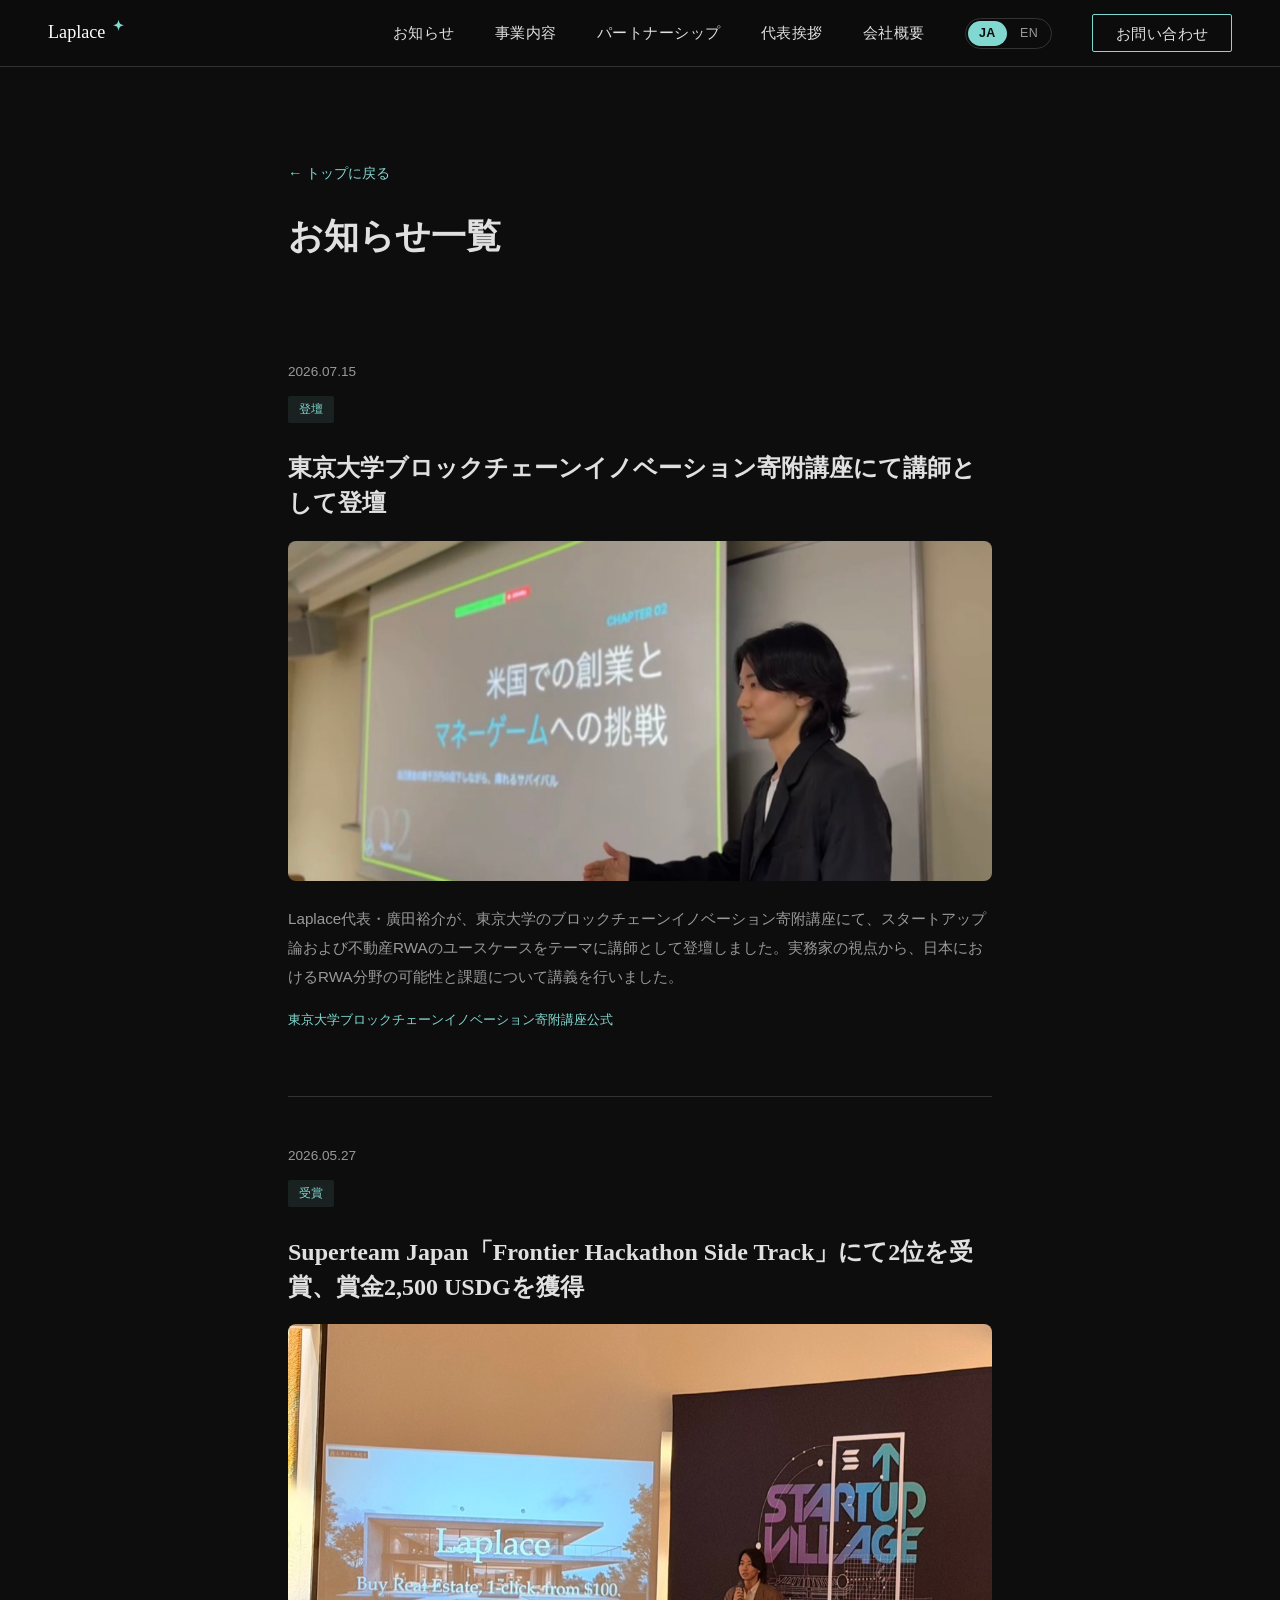
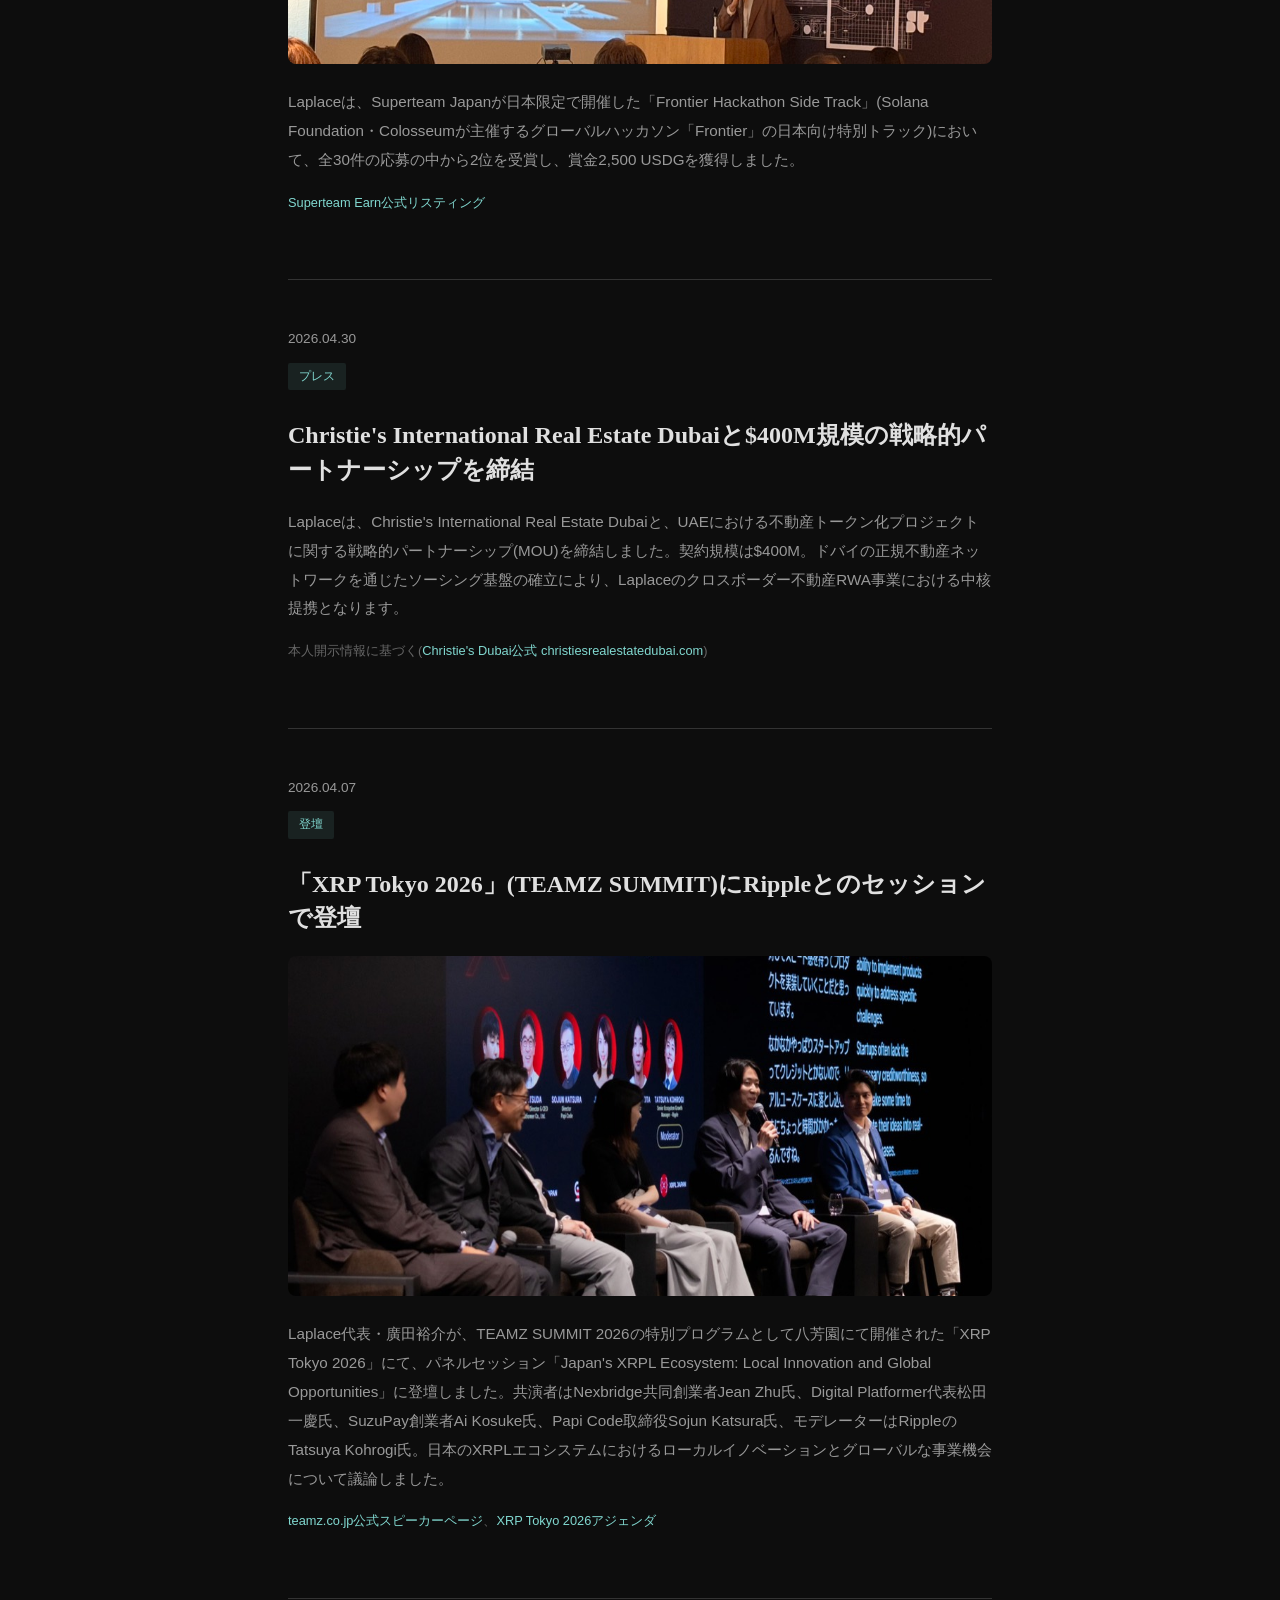
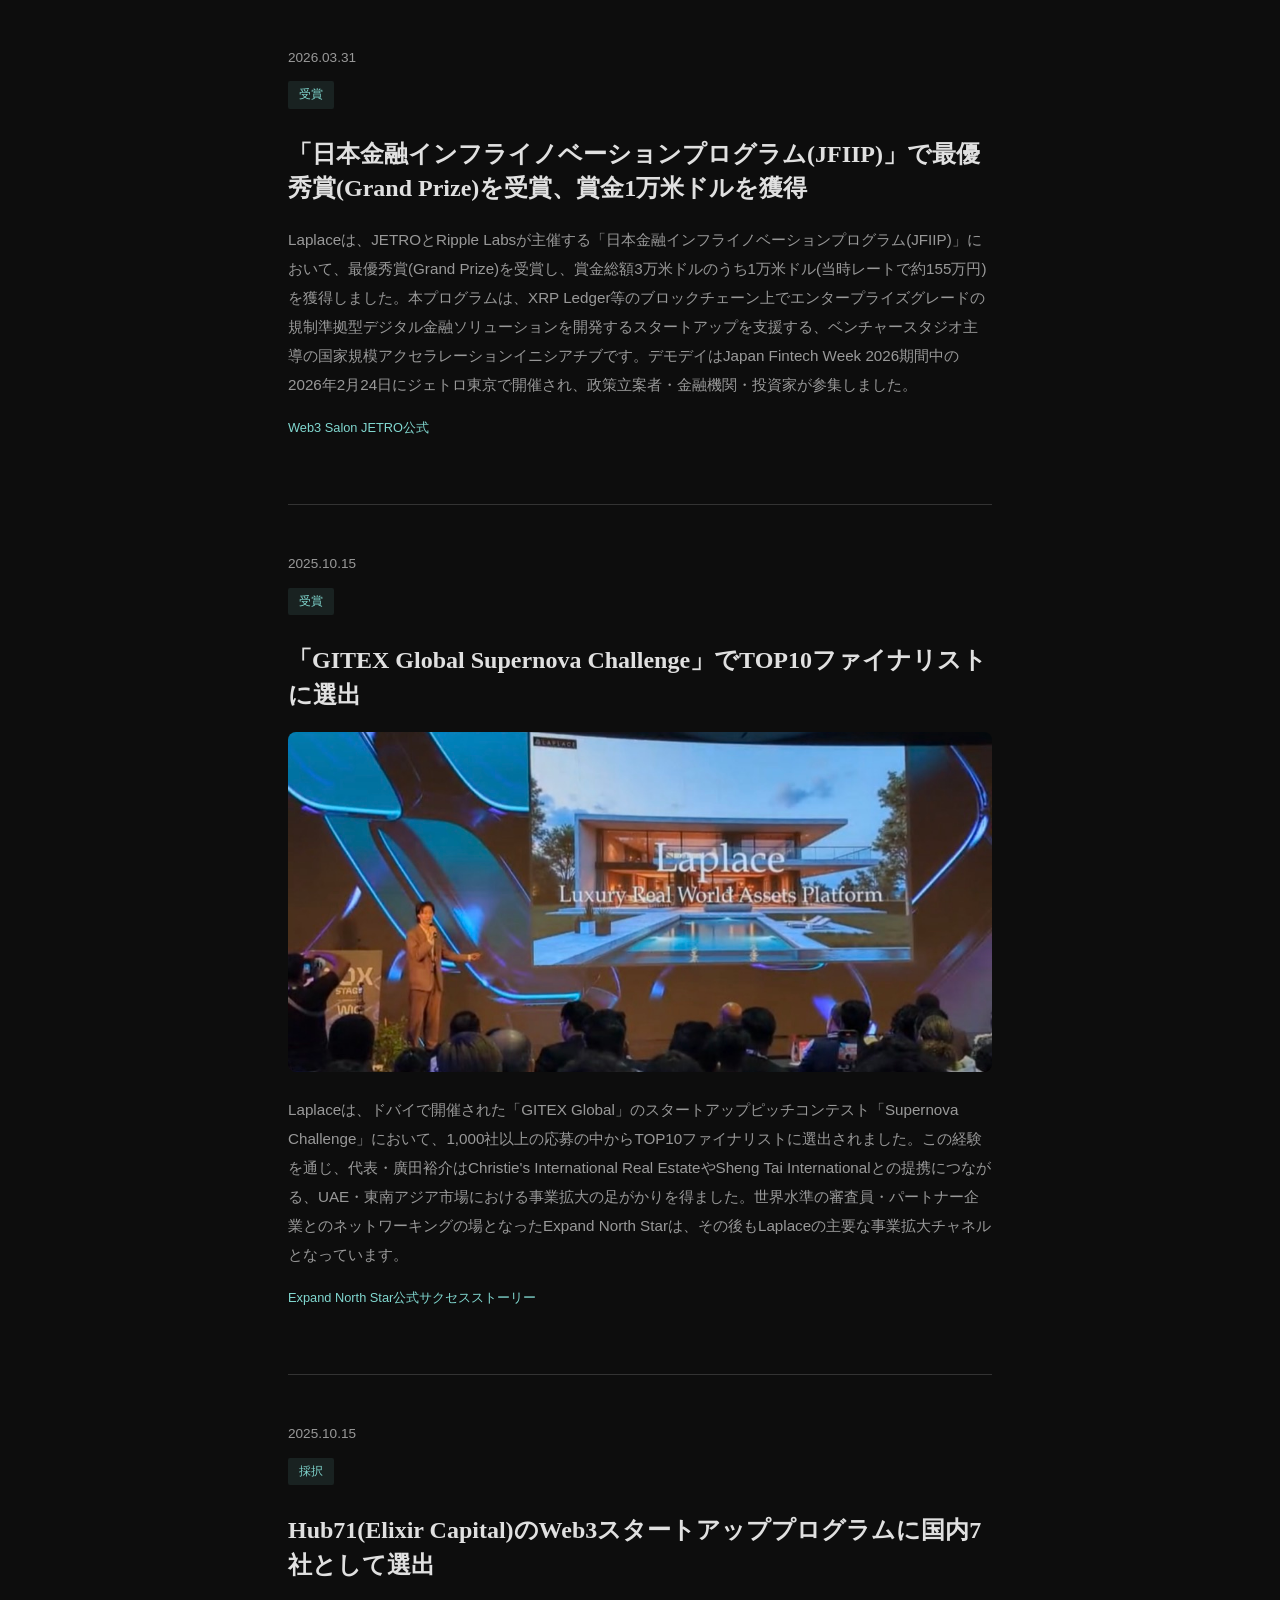
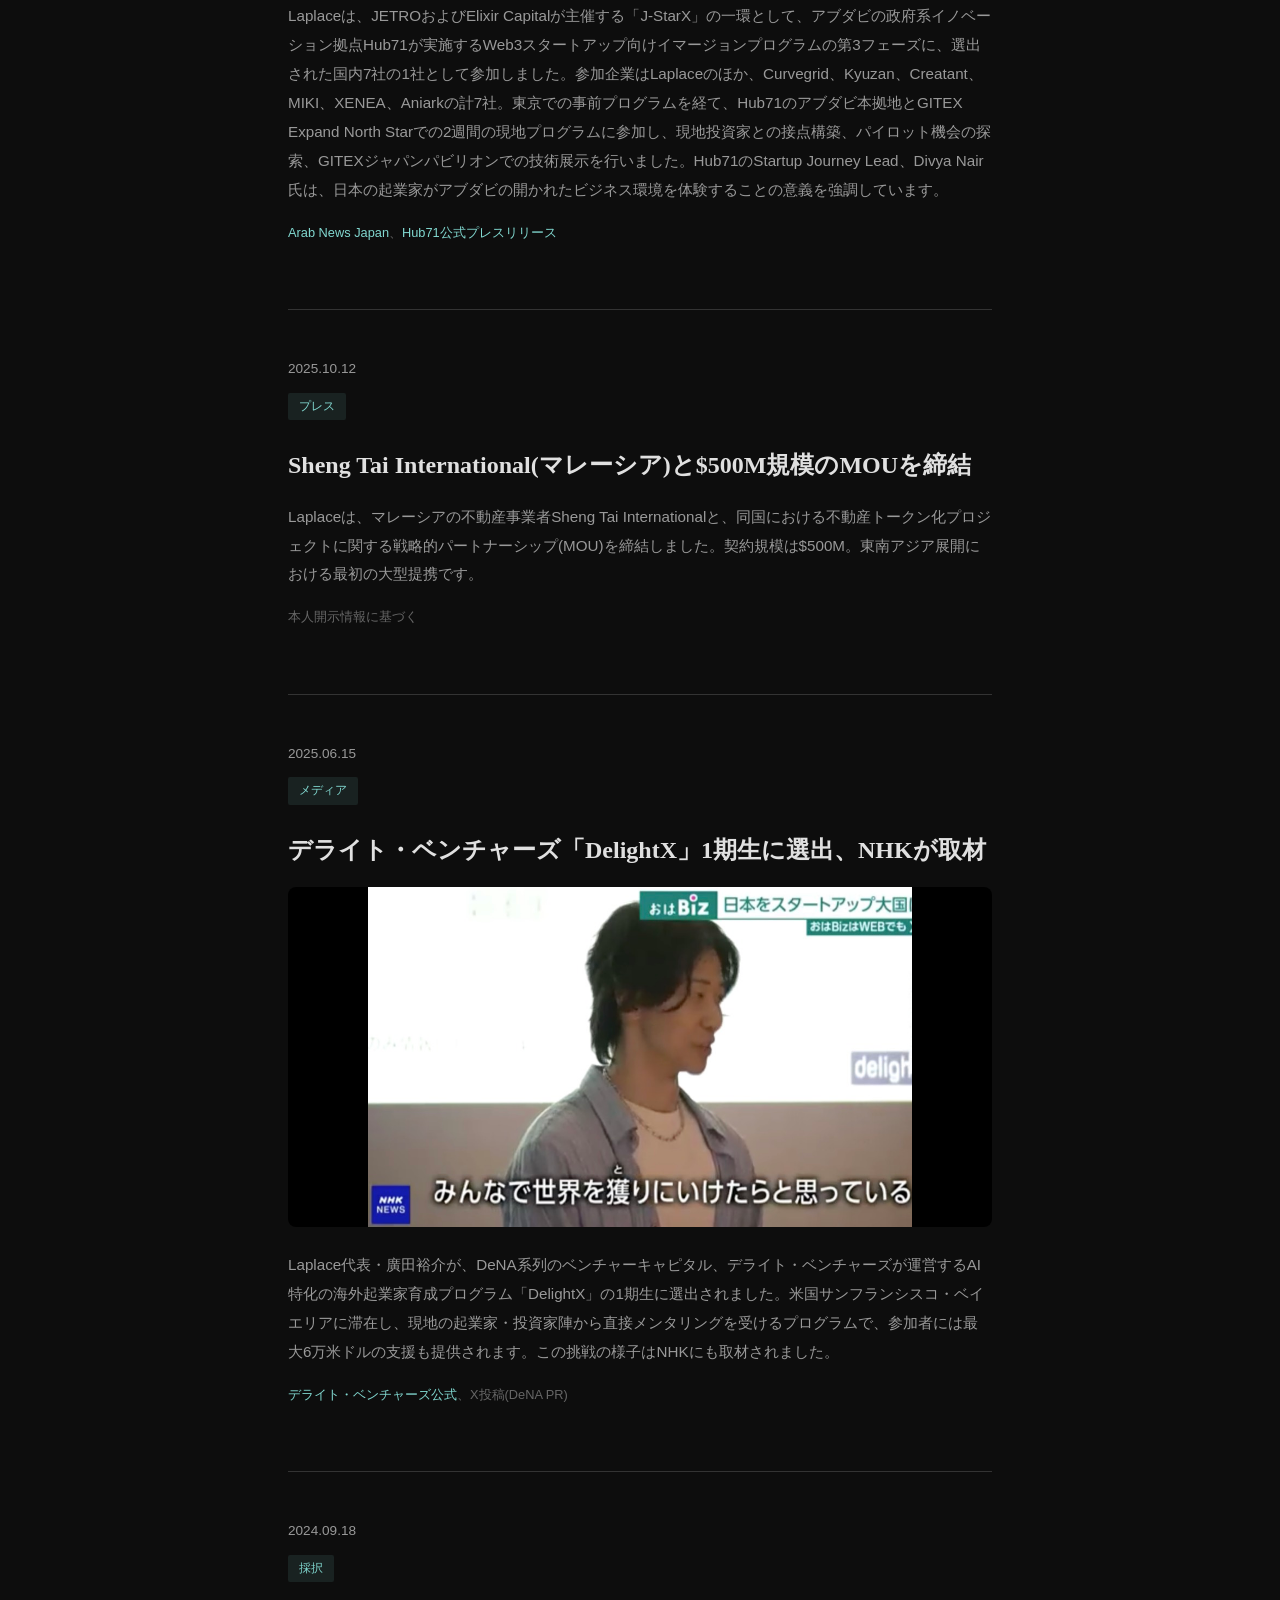
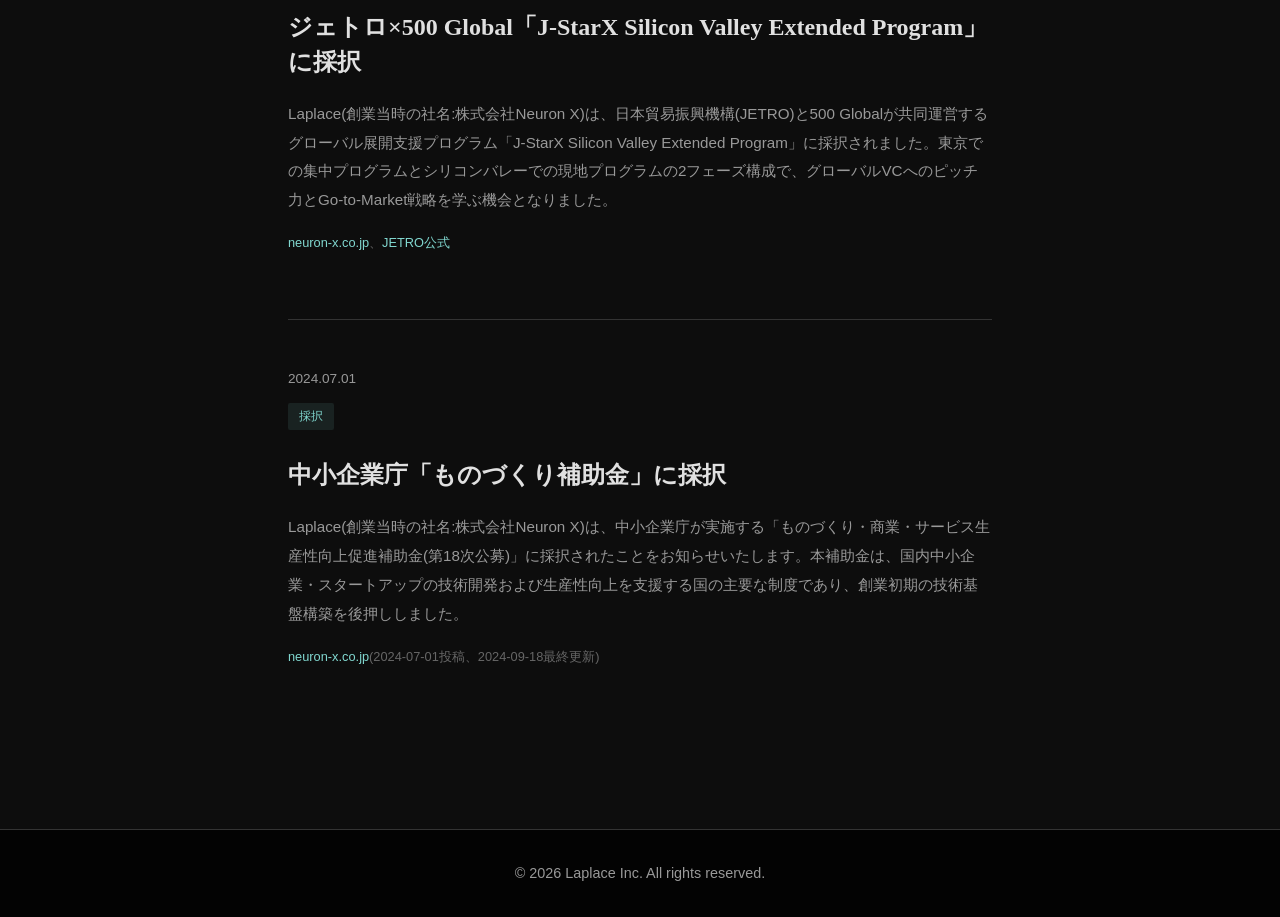
<file: news.html>
<!DOCTYPE html>
<html lang="ja" data-lang="ja">
<head>
  <meta charset="UTF-8">
  <meta name="viewport" content="width=device-width, initial-scale=1.0">
  <title>お知らせ一覧 | Laplace</title>
  <link rel="icon" type="image/svg+xml" href="favicon.svg">
  <link rel="stylesheet" href="css/style.css?v=7">
  <script>
    (function () {
      try {
        if (localStorage.getItem('lang') === 'en') {
          document.documentElement.setAttribute('data-lang', 'en');
          document.documentElement.lang = 'en';
        }
      } catch (e) {}
    })();
  </script>
</head>
<body>
  <!-- Header -->
  <header class="header">
    <nav class="navbar">
      <a href="index.html" class="logo"><img src="images/logo.svg" alt="Laplace" class="logo-img"></a>
      <button class="nav-toggle" aria-label="メニューを開く" aria-expanded="false">
        <span></span><span></span><span></span>
      </button>
      <ul class="nav-menu">
        <li><a href="index.html#news"><span data-lang-ja>お知らせ</span><span data-lang-en>News</span></a></li>
        <li><a href="index.html#business"><span data-lang-ja>事業内容</span><span data-lang-en>Business</span></a></li>
        <li><a href="index.html#partnership"><span data-lang-ja>パートナーシップ</span><span data-lang-en>Partnerships</span></a></li>
        <li><a href="index.html#ceo"><span data-lang-ja>代表挨拶</span><span data-lang-en>Message</span></a></li>
        <li><a href="index.html#company"><span data-lang-ja>会社概要</span><span data-lang-en>Company</span></a></li>
        <li>
          <div class="lang-switch" role="group" aria-label="Language">
            <button type="button" class="lang-option" data-set-lang="ja">JA</button>
            <button type="button" class="lang-option" data-set-lang="en">EN</button>
          </div>
        </li>
        <li><a href="index.html#contact" class="btn-contact"><span data-lang-ja>お問い合わせ</span><span data-lang-en>Contact</span></a></li>
      </ul>
    </nav>
  </header>

  <div class="page-header">
    <a href="index.html" class="back-link"><span data-lang-ja>← トップに戻る</span><span data-lang-en>← Back to Home</span></a>
    <h1><span data-lang-ja>お知らせ一覧</span><span data-lang-en>News</span></h1>
  </div>

  <div class="article-list">
    <article class="article-full" id="article-12">
      <div class="news-date">2026.07.15</div>
      <div class="news-tag"><span data-lang-ja>登壇</span><span data-lang-en>Speaking</span></div>
      <h2>
        <span data-lang-ja>東京大学ブロックチェーンイノベーション寄附講座にて講師として登壇</span>
        <span data-lang-en>Speaks at the University of Tokyo's Blockchain Innovation Endowed Course</span>
      </h2>
      <img src="images/news/article-12-todai.jpg" alt="東京大学ブロックチェーンイノベーション寄附講座での登壇の様子" class="article-image" loading="lazy">
      <p>
        <span data-lang-ja>Laplace代表・廣田裕介が、東京大学のブロックチェーンイノベーション寄附講座にて、スタートアップ論および不動産RWAのユースケースをテーマに講師として登壇しました。実務家の視点から、日本におけるRWA分野の可能性と課題について講義を行いました。</span>
        <span data-lang-en>Laplace founder Yusuke Hirota lectured at the University of Tokyo's Blockchain Innovation Endowed Course, speaking on startup theory and real estate RWA use cases. Drawing on his practitioner's perspective, he discussed the opportunities and challenges facing Japan's RWA sector.</span>
      </p>
      <p class="article-source">
        <span data-lang-ja><a href="https://blockchain.t.u-tokyo.ac.jp" target="_blank" rel="noopener">東京大学ブロックチェーンイノベーション寄附講座公式</a></span>
        <span data-lang-en><a href="https://blockchain.t.u-tokyo.ac.jp" target="_blank" rel="noopener">University of Tokyo Blockchain Innovation Endowed Course (official)</a></span>
      </p>
    </article>

    <article class="article-full" id="article-10">
      <div class="news-date">2026.05.27</div>
      <div class="news-tag"><span data-lang-ja>受賞</span><span data-lang-en>Award</span></div>
      <h2>
        <span data-lang-ja>Superteam Japan「Frontier Hackathon Side Track」にて2位を受賞、賞金2,500 USDGを獲得</span>
        <span data-lang-en>Wins 2nd Place and $2,500 USDG at Superteam Japan's "Frontier Hackathon Side Track"</span>
      </h2>
      <img src="images/news/article-10-solana.jpg" alt="Superteam Japan Frontier Hackathon Side Trackでの登壇の様子" class="article-image" loading="lazy">
      <p>
        <span data-lang-ja>Laplaceは、Superteam Japanが日本限定で開催した「Frontier Hackathon Side Track」(Solana Foundation・Colosseumが主催するグローバルハッカソン「Frontier」の日本向け特別トラック)において、全30件の応募の中から2位を受賞し、賞金2,500 USDGを獲得しました。</span>
        <span data-lang-en>Laplace placed 2nd out of 30 entries and won 2,500 USDG in prize money at "Frontier Hackathon Side Track," a Japan-only track of Solana Foundation and Colosseum's global "Frontier" hackathon, hosted by Superteam Japan.</span>
      </p>
      <p class="article-source">
        <span data-lang-ja><a href="https://superteam.fun/earn/listing/superteam-japan-frontier-hackathon-side-track" target="_blank" rel="noopener">Superteam Earn公式リスティング</a></span>
        <span data-lang-en><a href="https://superteam.fun/earn/listing/superteam-japan-frontier-hackathon-side-track" target="_blank" rel="noopener">Superteam Earn official listing</a></span>
      </p>
    </article>

    <article class="article-full" id="article-9">
      <div class="news-date">2026.04.30</div>
      <div class="news-tag"><span data-lang-ja>プレス</span><span data-lang-en>Press</span></div>
      <h2>
        <span data-lang-ja>Christie's International Real Estate Dubaiと$400M規模の戦略的パートナーシップを締結</span>
        <span data-lang-en>Signs $400M Strategic Partnership with Christie's International Real Estate Dubai</span>
      </h2>
      <p>
        <span data-lang-ja>Laplaceは、Christie's International Real Estate Dubaiと、UAEにおける不動産トークン化プロジェクトに関する戦略的パートナーシップ(MOU)を締結しました。契約規模は$400M。ドバイの正規不動産ネットワークを通じたソーシング基盤の確立により、Laplaceのクロスボーダー不動産RWA事業における中核提携となります。</span>
        <span data-lang-en>Laplace signed a strategic partnership (MOU) with Christie's International Real Estate Dubai for real estate tokenization projects in the UAE, valued at $400M. The deal establishes a sourcing base through Dubai's established real estate network and stands as a core partnership for Laplace's cross-border real estate RWA business.</span>
      </p>
      <p class="article-source">
        <span data-lang-ja>本人開示情報に基づく(<a href="https://christiesrealestatedubai.com" target="_blank" rel="noopener">Christie's Dubai公式 christiesrealestatedubai.com</a>)</span>
        <span data-lang-en>Based on information disclosed by the company (<a href="https://christiesrealestatedubai.com" target="_blank" rel="noopener">Christie's Dubai official: christiesrealestatedubai.com</a>)</span>
      </p>
    </article>

    <article class="article-full" id="article-8">
      <div class="news-date">2026.04.07</div>
      <div class="news-tag"><span data-lang-ja>登壇</span><span data-lang-en>Speaking</span></div>
      <h2>
        <span data-lang-ja>「XRP Tokyo 2026」(TEAMZ SUMMIT)にRippleとのセッションで登壇</span>
        <span data-lang-en>Speaks Alongside Ripple at "XRP Tokyo 2026" (TEAMZ SUMMIT)</span>
      </h2>
      <img src="images/news/article-8-xrp.jpg" alt="XRP Tokyo 2026パネルセッションの様子" class="article-image" loading="lazy">
      <p>
        <span data-lang-ja>Laplace代表・廣田裕介が、TEAMZ SUMMIT 2026の特別プログラムとして八芳園にて開催された「XRP Tokyo 2026」にて、パネルセッション「Japan's XRPL Ecosystem: Local Innovation and Global Opportunities」に登壇しました。共演者はNexbridge共同創業者Jean Zhu氏、Digital Platformer代表松田一慶氏、SuzuPay創業者Ai Kosuke氏、Papi Code取締役Sojun Katsura氏、モデレーターはRippleのTatsuya Kohrogi氏。日本のXRPLエコシステムにおけるローカルイノベーションとグローバルな事業機会について議論しました。</span>
        <span data-lang-en>Laplace founder Yusuke Hirota spoke on the panel "Japan's XRPL Ecosystem: Local Innovation and Global Opportunities" at "XRP Tokyo 2026," held at Happo-en as a special program of TEAMZ SUMMIT 2026. Fellow panelists included Nexbridge co-founder Jean Zhu, Digital Platformer CEO Ikkei Matsuda, SuzuPay founder Ai Kosuke, and Papi Code director Sojun Katsura, moderated by Ripple's Tatsuya Kohrogi. The panel discussed local innovation and global business opportunities within Japan's XRPL ecosystem.</span>
      </p>
      <p class="article-source">
        <span data-lang-ja><a href="https://teamz.co.jp" target="_blank" rel="noopener">teamz.co.jp公式スピーカーページ</a>、<a href="https://teamz.co.jp/en/2026/xrp-tokyo-2026" target="_blank" rel="noopener">XRP Tokyo 2026アジェンダ</a></span>
        <span data-lang-en><a href="https://teamz.co.jp" target="_blank" rel="noopener">teamz.co.jp official speaker page</a>, <a href="https://teamz.co.jp/en/2026/xrp-tokyo-2026" target="_blank" rel="noopener">XRP Tokyo 2026 agenda</a></span>
      </p>
    </article>

    <article class="article-full" id="article-7">
      <div class="news-date">2026.03.31</div>
      <div class="news-tag"><span data-lang-ja>受賞</span><span data-lang-en>Award</span></div>
      <h2>
        <span data-lang-ja>「日本金融インフライノベーションプログラム(JFIIP)」で最優秀賞(Grand Prize)を受賞、賞金1万米ドルを獲得</span>
        <span data-lang-en>Wins Grand Prize and $10,000 at the "Japan Financial Infrastructure Innovation Program (JFIIP)"</span>
      </h2>
      <p>
        <span data-lang-ja>Laplaceは、JETROとRipple Labsが主催する「日本金融インフライノベーションプログラム(JFIIP)」において、最優秀賞(Grand Prize)を受賞し、賞金総額3万米ドルのうち1万米ドル(当時レートで約155万円)を獲得しました。本プログラムは、XRP Ledger等のブロックチェーン上でエンタープライズグレードの規制準拠型デジタル金融ソリューションを開発するスタートアップを支援する、ベンチャースタジオ主導の国家規模アクセラレーションイニシアチブです。デモデイはJapan Fintech Week 2026期間中の2026年2月24日にジェトロ東京で開催され、政策立案者・金融機関・投資家が参集しました。</span>
        <span data-lang-en>Laplace won the Grand Prize at the "Japan Financial Infrastructure Innovation Program (JFIIP)," hosted by JETRO and Ripple Labs, taking home $10,000 (roughly ¥1.55M at the time) of the $30,000 total prize pool. The program is a venture-studio-led national accelerator initiative supporting startups building enterprise-grade, regulation-compliant digital financial solutions on blockchains such as the XRP Ledger. Demo Day was held on February 24, 2026 at JETRO Tokyo during Japan Fintech Week 2026, drawing policymakers, financial institutions, and investors.</span>
      </p>
      <p class="article-source">
        <span data-lang-ja><a href="https://web3salon.or.jp/program/japan-financial-infrastructure-innovation-program" target="_blank" rel="noopener">Web3 Salon JETRO公式</a></span>
        <span data-lang-en><a href="https://web3salon.or.jp/program/japan-financial-infrastructure-innovation-program" target="_blank" rel="noopener">Web3 Salon JETRO official</a></span>
      </p>
    </article>

    <article class="article-full" id="article-6">
      <div class="news-date">2025.10.15</div>
      <div class="news-tag"><span data-lang-ja>受賞</span><span data-lang-en>Award</span></div>
      <h2>
        <span data-lang-ja>「GITEX Global Supernova Challenge」でTOP10ファイナリストに選出</span>
        <span data-lang-en>Selected as a Top 10 Finalist at the "GITEX Global Supernova Challenge"</span>
      </h2>
      <img src="images/news/article-6-gitex.jpg" alt="GITEX Global Supernova Challengeでの登壇の様子" class="article-image" loading="lazy">
      <p>
        <span data-lang-ja>Laplaceは、ドバイで開催された「GITEX Global」のスタートアップピッチコンテスト「Supernova Challenge」において、1,000社以上の応募の中からTOP10ファイナリストに選出されました。この経験を通じ、代表・廣田裕介はChristie's International Real EstateやSheng Tai Internationalとの提携につながる、UAE・東南アジア市場における事業拡大の足がかりを得ました。世界水準の審査員・パートナー企業とのネットワーキングの場となったExpand North Starは、その後もLaplaceの主要な事業拡大チャネルとなっています。</span>
        <span data-lang-en>Laplace was selected as a Top 10 finalist out of more than 1,000 applicants at "Supernova Challenge," the startup pitch competition of GITEX Global in Dubai. Through this experience, founder Yusuke Hirota gained a foothold for expansion in the UAE and Southeast Asian markets that led to partnerships with Christie's International Real Estate and Sheng Tai International. Expand North Star, which provided networking with world-class judges and partner companies, has remained one of Laplace's primary channels for business expansion ever since.</span>
      </p>
      <p class="article-source">
        <span data-lang-ja><a href="https://expandnorthstar.com/laplace" target="_blank" rel="noopener">Expand North Star公式サクセスストーリー</a></span>
        <span data-lang-en><a href="https://expandnorthstar.com/laplace" target="_blank" rel="noopener">Expand North Star official success story</a></span>
      </p>
    </article>

    <article class="article-full" id="article-5">
      <div class="news-date">2025.10.15</div>
      <div class="news-tag"><span data-lang-ja>採択</span><span data-lang-en>Selected</span></div>
      <h2>
        <span data-lang-ja>Hub71(Elixir Capital)のWeb3スタートアッププログラムに国内7社として選出</span>
        <span data-lang-en>Selected as One of 7 Japanese Startups for Hub71's (Elixir Capital) Web3 Program</span>
      </h2>
      <p>
        <span data-lang-ja>Laplaceは、JETROおよびElixir Capitalが主催する「J-StarX」の一環として、アブダビの政府系イノベーション拠点Hub71が実施するWeb3スタートアップ向けイマージョンプログラムの第3フェーズに、選出された国内7社の1社として参加しました。参加企業はLaplaceのほか、Curvegrid、Kyuzan、Creatant、MIKI、XENEA、Aniarkの計7社。東京での事前プログラムを経て、Hub71のアブダビ本拠地とGITEX Expand North Starでの2週間の現地プログラムに参加し、現地投資家との接点構築、パイロット機会の探索、GITEXジャパンパビリオンでの技術展示を行いました。Hub71のStartup Journey Lead、Divya Nair氏は、日本の起業家がアブダビの開かれたビジネス環境を体験することの意義を強調しています。</span>
        <span data-lang-en>As part of "J-StarX," hosted by JETRO and Elixir Capital, Laplace joined the third phase of a Web3 startup immersion program run by Hub71, Abu Dhabi's government-backed innovation hub, as one of seven selected Japanese companies. The cohort included Laplace alongside Curvegrid, Kyuzan, Creatant, MIKI, XENEA, and Aniark. After a preparatory program in Tokyo, participants joined a two-week on-the-ground program at Hub71's Abu Dhabi base and GITEX Expand North Star, building connections with local investors, exploring pilot opportunities, and exhibiting technology at the GITEX Japan Pavilion. Hub71's Startup Journey Lead, Divya Nair, emphasized the value of Japanese entrepreneurs experiencing Abu Dhabi's open business environment.</span>
      </p>
      <p class="article-source">
        <span data-lang-ja><a href="https://arabnews.jp/en/business/article_157073" target="_blank" rel="noopener">Arab News Japan</a>、<a href="https://hub71.com" target="_blank" rel="noopener">Hub71公式プレスリリース</a></span>
        <span data-lang-en><a href="https://arabnews.jp/en/business/article_157073" target="_blank" rel="noopener">Arab News Japan</a>, <a href="https://hub71.com" target="_blank" rel="noopener">Hub71 official press release</a></span>
      </p>
    </article>

    <article class="article-full" id="article-4">
      <div class="news-date">2025.10.12</div>
      <div class="news-tag"><span data-lang-ja>プレス</span><span data-lang-en>Press</span></div>
      <h2>
        <span data-lang-ja>Sheng Tai International(マレーシア)と$500M規模のMOUを締結</span>
        <span data-lang-en>Signs $500M MOU with Sheng Tai International (Malaysia)</span>
      </h2>
      <p>
        <span data-lang-ja>Laplaceは、マレーシアの不動産事業者Sheng Tai Internationalと、同国における不動産トークン化プロジェクトに関する戦略的パートナーシップ(MOU)を締結しました。契約規模は$500M。東南アジア展開における最初の大型提携です。</span>
        <span data-lang-en>Laplace signed a strategic partnership (MOU) with Malaysian real estate operator Sheng Tai International for real estate tokenization projects in the country, valued at $500M. This marks Laplace's first major partnership in its Southeast Asia expansion.</span>
      </p>
      <p class="article-source">
        <span data-lang-ja>本人開示情報に基づく</span>
        <span data-lang-en>Based on information disclosed by the company</span>
      </p>
    </article>

    <article class="article-full" id="article-3">
      <div class="news-date">2025.06.15</div>
      <div class="news-tag"><span data-lang-ja>メディア</span><span data-lang-en>Media</span></div>
      <h2>
        <span data-lang-ja>デライト・ベンチャーズ「DelightX」1期生に選出、NHKが取材</span>
        <span data-lang-en>Selected for Delight Ventures' "DelightX" Inaugural Cohort, Featured by NHK</span>
      </h2>
      <img src="images/news/article-3-delight.jpg" alt="NHK「おはBiz」での取材の様子" class="article-image article-image--contain" loading="lazy">
      <p>
        <span data-lang-ja>Laplace代表・廣田裕介が、DeNA系列のベンチャーキャピタル、デライト・ベンチャーズが運営するAI特化の海外起業家育成プログラム「DelightX」の1期生に選出されました。米国サンフランシスコ・ベイエリアに滞在し、現地の起業家・投資家陣から直接メンタリングを受けるプログラムで、参加者には最大6万米ドルの支援も提供されます。この挑戦の様子はNHKにも取材されました。</span>
        <span data-lang-en>Laplace founder Yusuke Hirota was selected for the inaugural cohort of "DelightX," an AI-focused founder development program for entrepreneurs going global, run by Delight Ventures, a venture capital firm affiliated with DeNA. The program involves a stay in the San Francisco Bay Area with direct mentorship from local entrepreneurs and investors, with participants eligible for up to $60,000 in support. NHK covered his journey through the program.</span>
      </p>
      <p class="article-source">
        <span data-lang-ja><a href="https://delight-ventures.com/insights/delightx-info" target="_blank" rel="noopener">デライト・ベンチャーズ公式</a>、X投稿(DeNA PR)</span>
        <span data-lang-en><a href="https://delight-ventures.com/insights/delightx-info" target="_blank" rel="noopener">Delight Ventures official</a>, X post (DeNA PR)</span>
      </p>
    </article>

    <article class="article-full" id="article-2">
      <div class="news-date">2024.09.18</div>
      <div class="news-tag"><span data-lang-ja>採択</span><span data-lang-en>Selected</span></div>
      <h2>
        <span data-lang-ja>ジェトロ×500 Global「J-StarX Silicon Valley Extended Program」に採択</span>
        <span data-lang-en>Selected for JETRO × 500 Global's "J-StarX Silicon Valley Extended Program"</span>
      </h2>
      <p>
        <span data-lang-ja>Laplace(創業当時の社名:株式会社Neuron X)は、日本貿易振興機構(JETRO)と500 Globalが共同運営するグローバル展開支援プログラム「J-StarX Silicon Valley Extended Program」に採択されました。東京での集中プログラムとシリコンバレーでの現地プログラムの2フェーズ構成で、グローバルVCへのピッチ力とGo-to-Market戦略を学ぶ機会となりました。</span>
        <span data-lang-en>Laplace (then operating as Neuron X, Inc.) was selected for "J-StarX Silicon Valley Extended Program," a global expansion support program jointly run by the Japan External Trade Organization (JETRO) and 500 Global. The two-phase program — an intensive session in Tokyo followed by an on-the-ground program in Silicon Valley — offered the opportunity to hone pitching skills for global VCs and learn go-to-market strategy.</span>
      </p>
      <p class="article-source">
        <span data-lang-ja><a href="https://neuron-x.co.jp" target="_blank" rel="noopener">neuron-x.co.jp</a>、<a href="https://jetro.go.jp/services/j-starx/B214.html" target="_blank" rel="noopener">JETRO公式</a></span>
        <span data-lang-en><a href="https://neuron-x.co.jp" target="_blank" rel="noopener">neuron-x.co.jp</a>, <a href="https://jetro.go.jp/services/j-starx/B214.html" target="_blank" rel="noopener">JETRO official</a></span>
      </p>
    </article>

    <article class="article-full" id="article-1">
      <div class="news-date">2024.07.01</div>
      <div class="news-tag"><span data-lang-ja>採択</span><span data-lang-en>Selected</span></div>
      <h2>
        <span data-lang-ja>中小企業庁「ものづくり補助金」に採択</span>
        <span data-lang-en>Selected for the SME Agency's "Monozukuri Subsidy"</span>
      </h2>
      <p>
        <span data-lang-ja>Laplace(創業当時の社名:株式会社Neuron X)は、中小企業庁が実施する「ものづくり・商業・サービス生産性向上促進補助金(第18次公募)」に採択されたことをお知らせいたします。本補助金は、国内中小企業・スタートアップの技術開発および生産性向上を支援する国の主要な制度であり、創業初期の技術基盤構築を後押ししました。</span>
        <span data-lang-en>Laplace (then operating as Neuron X, Inc.) was selected for the "Subsidy for Business Productivity Improvement through Manufacturing, Commerce, and Service Innovation" (18th round), administered by Japan's Small and Medium Enterprise Agency. This major national subsidy program supports technology development and productivity gains at domestic SMEs and startups, and helped fund Laplace's early technical foundation.</span>
      </p>
      <p class="article-source">
        <span data-lang-ja><a href="https://neuron-x.co.jp" target="_blank" rel="noopener">neuron-x.co.jp</a>(2024-07-01投稿、2024-09-18最終更新)</span>
        <span data-lang-en><a href="https://neuron-x.co.jp" target="_blank" rel="noopener">neuron-x.co.jp</a> (posted 2024-07-01, last updated 2024-09-18)</span>
      </p>
    </article>
  </div>

  <!-- Footer -->
  <footer class="footer">
    <p>&copy; 2026 Laplace Inc. All rights reserved.</p>
  </footer>

  <script src="js/main.js?v=8"></script>
</body>
</html>
</file>
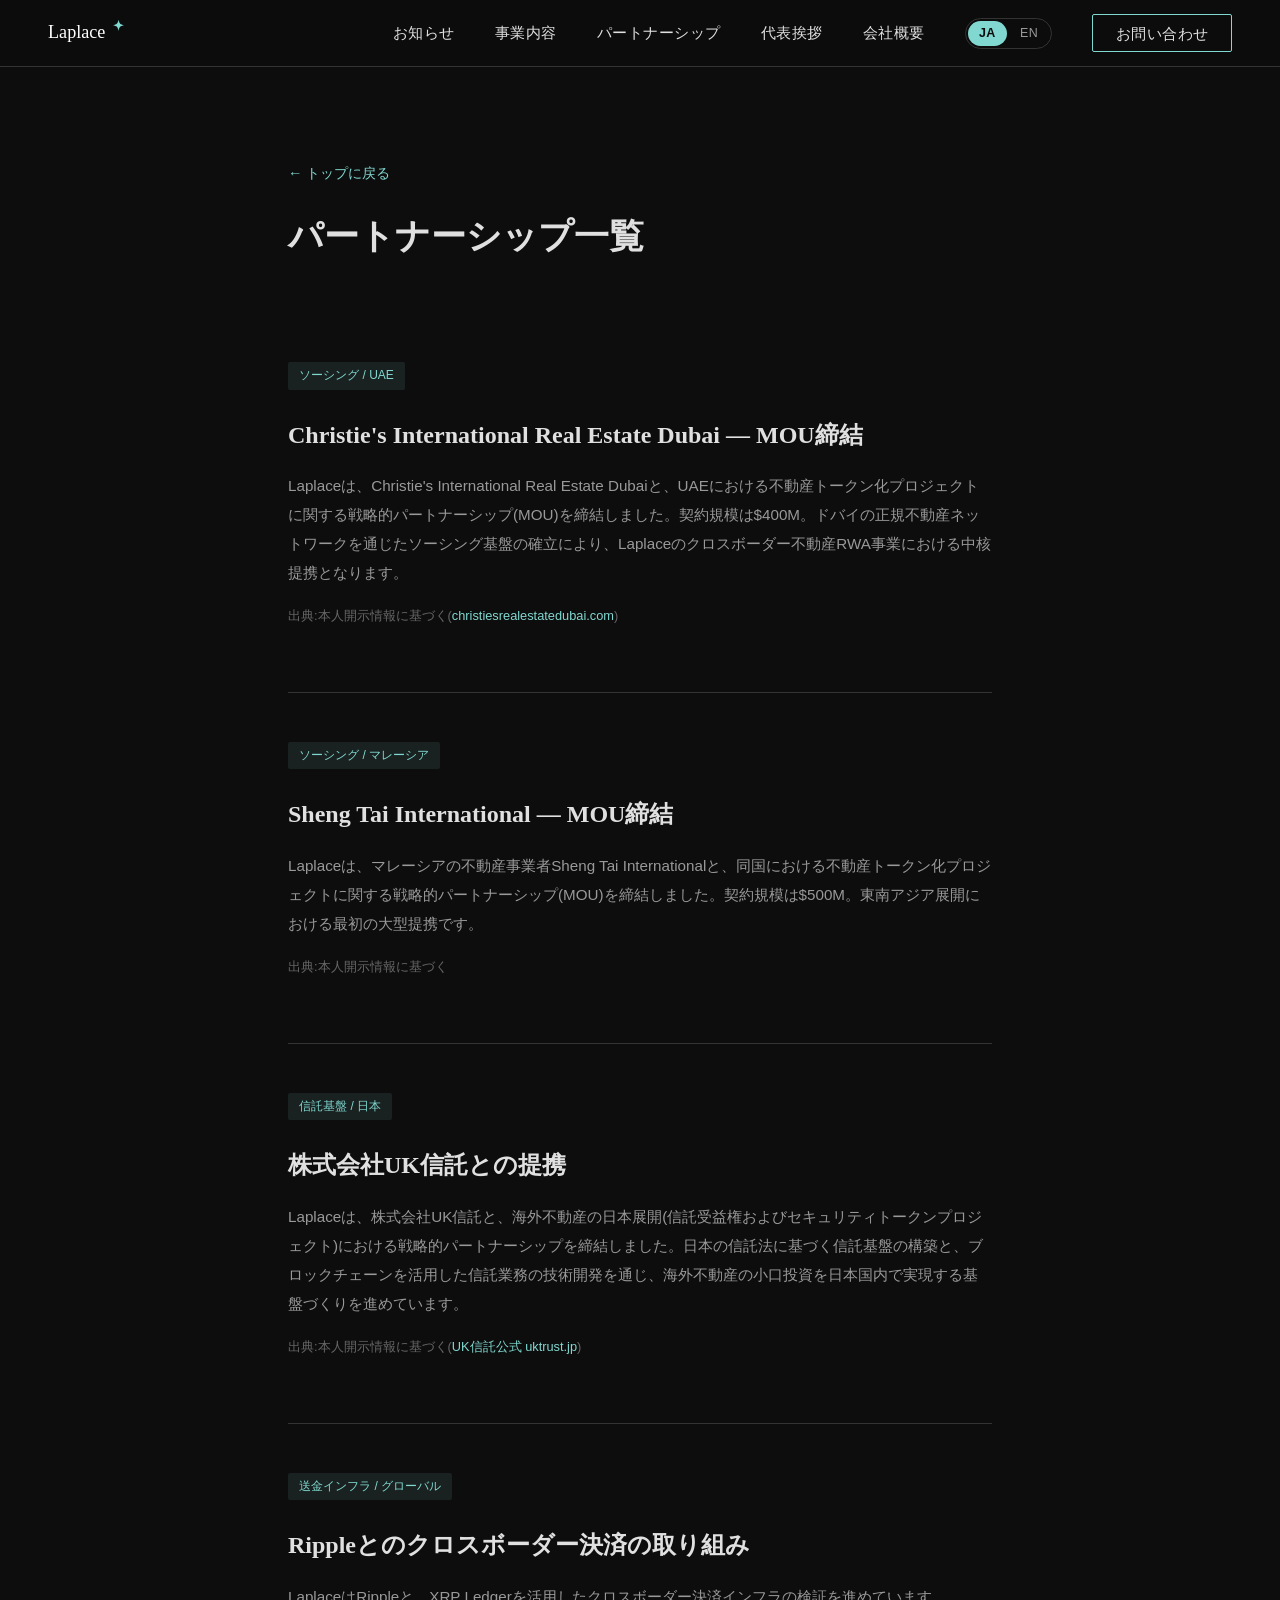
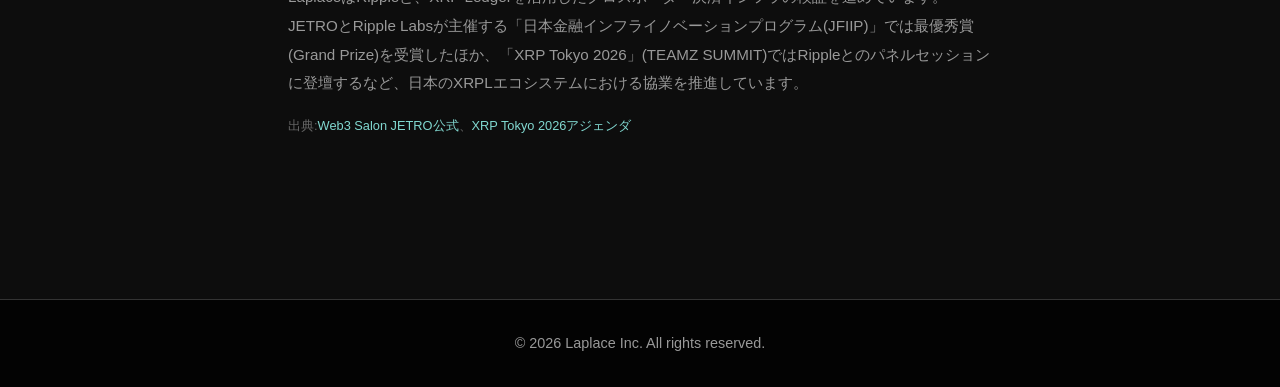
<file: partnerships.html>
<!DOCTYPE html>
<html lang="ja" data-lang="ja">
<head>
  <meta charset="UTF-8">
  <meta name="viewport" content="width=device-width, initial-scale=1.0">
  <title>パートナーシップ一覧 | Laplace</title>
  <link rel="icon" type="image/svg+xml" href="favicon.svg">
  <link rel="stylesheet" href="css/style.css?v=7">
  <script>
    (function () {
      try {
        if (localStorage.getItem('lang') === 'en') {
          document.documentElement.setAttribute('data-lang', 'en');
          document.documentElement.lang = 'en';
        }
      } catch (e) {}
    })();
  </script>
</head>
<body>
  <!-- Header -->
  <header class="header">
    <nav class="navbar">
      <a href="index.html" class="logo"><img src="images/logo.svg" alt="Laplace" class="logo-img"></a>
      <button class="nav-toggle" aria-label="メニューを開く" aria-expanded="false">
        <span></span><span></span><span></span>
      </button>
      <ul class="nav-menu">
        <li><a href="index.html#news"><span data-lang-ja>お知らせ</span><span data-lang-en>News</span></a></li>
        <li><a href="index.html#business"><span data-lang-ja>事業内容</span><span data-lang-en>Business</span></a></li>
        <li><a href="index.html#partnership"><span data-lang-ja>パートナーシップ</span><span data-lang-en>Partnerships</span></a></li>
        <li><a href="index.html#ceo"><span data-lang-ja>代表挨拶</span><span data-lang-en>Message</span></a></li>
        <li><a href="index.html#company"><span data-lang-ja>会社概要</span><span data-lang-en>Company</span></a></li>
        <li>
          <div class="lang-switch" role="group" aria-label="Language">
            <button type="button" class="lang-option" data-set-lang="ja">JA</button>
            <button type="button" class="lang-option" data-set-lang="en">EN</button>
          </div>
        </li>
        <li><a href="index.html#contact" class="btn-contact"><span data-lang-ja>お問い合わせ</span><span data-lang-en>Contact</span></a></li>
      </ul>
    </nav>
  </header>

  <div class="page-header">
    <a href="index.html" class="back-link"><span data-lang-ja>← トップに戻る</span><span data-lang-en>← Back to Home</span></a>
    <h1><span data-lang-ja>パートナーシップ一覧</span><span data-lang-en>Partnerships</span></h1>
  </div>

  <div class="article-list">
    <article class="article-full" id="christies">
      <div class="news-tag"><span data-lang-ja>ソーシング / UAE</span><span data-lang-en>Sourcing / UAE</span></div>
      <h2><span data-lang-ja>Christie's International Real Estate Dubai — MOU締結</span><span data-lang-en>Christie's International Real Estate Dubai — MOU Signed</span></h2>
      <p>
        <span data-lang-ja>Laplaceは、Christie's International Real Estate Dubaiと、UAEにおける不動産トークン化プロジェクトに関する戦略的パートナーシップ(MOU)を締結しました。契約規模は$400M。ドバイの正規不動産ネットワークを通じたソーシング基盤の確立により、Laplaceのクロスボーダー不動産RWA事業における中核提携となります。</span>
        <span data-lang-en>Laplace signed a strategic partnership (MOU) with Christie's International Real Estate Dubai for real estate tokenization projects in the UAE, valued at $400M. The deal establishes a sourcing base through Dubai's established real estate network and stands as a core partnership for Laplace's cross-border real estate RWA business.</span>
      </p>
      <p class="article-source">
        <span data-lang-ja>出典:本人開示情報に基づく(<a href="https://christiesrealestatedubai.com" target="_blank" rel="noopener">christiesrealestatedubai.com</a>)</span>
        <span data-lang-en>Source: Based on information disclosed by the company (<a href="https://christiesrealestatedubai.com" target="_blank" rel="noopener">christiesrealestatedubai.com</a>)</span>
      </p>
    </article>

    <article class="article-full" id="sheng-tai">
      <div class="news-tag"><span data-lang-ja>ソーシング / マレーシア</span><span data-lang-en>Sourcing / Malaysia</span></div>
      <h2><span data-lang-ja>Sheng Tai International — MOU締結</span><span data-lang-en>Sheng Tai International — MOU Signed</span></h2>
      <p>
        <span data-lang-ja>Laplaceは、マレーシアの不動産事業者Sheng Tai Internationalと、同国における不動産トークン化プロジェクトに関する戦略的パートナーシップ(MOU)を締結しました。契約規模は$500M。東南アジア展開における最初の大型提携です。</span>
        <span data-lang-en>Laplace signed a strategic partnership (MOU) with Malaysian real estate operator Sheng Tai International for real estate tokenization projects in the country, valued at $500M. This marks Laplace's first major partnership in its Southeast Asia expansion.</span>
      </p>
      <p class="article-source">
        <span data-lang-ja>出典:本人開示情報に基づく</span>
        <span data-lang-en>Source: Based on information disclosed by the company</span>
      </p>
    </article>

    <article class="article-full" id="uk-trust">
      <div class="news-tag"><span data-lang-ja>信託基盤 / 日本</span><span data-lang-en>Trust Infrastructure / Japan</span></div>
      <h2><span data-lang-ja>株式会社UK信託との提携</span><span data-lang-en>Partnership with UK Trust Co., Ltd.</span></h2>
      <p>
        <span data-lang-ja>Laplaceは、株式会社UK信託と、海外不動産の日本展開(信託受益権およびセキュリティトークンプロジェクト)における戦略的パートナーシップを締結しました。日本の信託法に基づく信託基盤の構築と、ブロックチェーンを活用した信託業務の技術開発を通じ、海外不動産の小口投資を日本国内で実現する基盤づくりを進めています。</span>
        <span data-lang-en>Laplace signed a strategic partnership with UK Trust Co., Ltd. for bringing overseas real estate to Japan (trust beneficiary rights and security token projects). Through building trust infrastructure compliant with Japan's Trust Act and developing blockchain-based trust administration technology, we are laying the groundwork for fractional overseas real estate investment within Japan.</span>
      </p>
      <p class="article-source">
        <span data-lang-ja>出典:本人開示情報に基づく(<a href="https://uktrust.jp" target="_blank" rel="noopener">UK信託公式 uktrust.jp</a>)</span>
        <span data-lang-en>Source: Based on information disclosed by the company (<a href="https://uktrust.jp" target="_blank" rel="noopener">UK Trust official: uktrust.jp</a>)</span>
      </p>
    </article>

    <article class="article-full" id="ripple">
      <div class="news-tag"><span data-lang-ja>送金インフラ / グローバル</span><span data-lang-en>Payments Infrastructure / Global</span></div>
      <h2><span data-lang-ja>Rippleとのクロスボーダー決済の取り組み</span><span data-lang-en>Cross-Border Payments Initiative With Ripple</span></h2>
      <p>
        <span data-lang-ja>LaplaceはRippleと、XRP Ledgerを活用したクロスボーダー決済インフラの検証を進めています。JETROとRipple Labsが主催する「日本金融インフライノベーションプログラム(JFIIP)」では最優秀賞(Grand Prize)を受賞したほか、「XRP Tokyo 2026」(TEAMZ SUMMIT)ではRippleとのパネルセッションに登壇するなど、日本のXRPLエコシステムにおける協業を推進しています。</span>
        <span data-lang-en>Laplace and Ripple are exploring cross-border payment infrastructure built on the XRP Ledger. Laplace won the Grand Prize at the "Japan Financial Infrastructure Innovation Program (JFIIP)," hosted by JETRO and Ripple Labs, and spoke on a panel with Ripple at "XRP Tokyo 2026" (TEAMZ SUMMIT), advancing collaboration within Japan's XRPL ecosystem.</span>
      </p>
      <p class="article-source">
        <span data-lang-ja>出典:<a href="https://web3salon.or.jp/program/japan-financial-infrastructure-innovation-program" target="_blank" rel="noopener">Web3 Salon JETRO公式</a>、<a href="https://teamz.co.jp/en/2026/xrp-tokyo-2026" target="_blank" rel="noopener">XRP Tokyo 2026アジェンダ</a></span>
        <span data-lang-en>Source: <a href="https://web3salon.or.jp/program/japan-financial-infrastructure-innovation-program" target="_blank" rel="noopener">Web3 Salon JETRO official</a>, <a href="https://teamz.co.jp/en/2026/xrp-tokyo-2026" target="_blank" rel="noopener">XRP Tokyo 2026 agenda</a></span>
      </p>
    </article>
  </div>

  <!-- Footer -->
  <footer class="footer">
    <p>&copy; 2026 Laplace Inc. All rights reserved.</p>
  </footer>

  <script src="js/main.js?v=8"></script>
</body>
</html>
</file>
<file: css/style.css>
* {
  margin: 0;
  padding: 0;
  box-sizing: border-box;
}

/* Language toggle: hide whichever language doesn't match <html data-lang> */
html[data-lang="ja"] [data-lang-en] { display: none !important; }
html[data-lang="en"] [data-lang-ja] { display: none !important; }

.lang-switch {
  display: flex;
  align-items: center;
  border: 1px solid var(--border-color);
  border-radius: 999px;
  padding: 2px;
  gap: 2px;
  flex-shrink: 0;
}

.lang-option {
  background: none;
  border: none;
  color: var(--text-dark);
  font-size: 0.78rem;
  font-family: var(--sans-font);
  letter-spacing: 0.03em;
  padding: 0.35rem 0.7rem;
  border-radius: 999px;
  cursor: pointer;
  transition: all 0.2s ease;
}

.lang-option.active {
  background: var(--accent-color);
  color: var(--primary-dark);
  font-weight: 600;
}

.lang-option:not(.active):hover {
  color: var(--text-light);
}

.section#company .lang-switch,
.section.message .lang-switch {
  border-color: #ddd;
}

:root {
  --primary-dark: #0d0d0d;
  --secondary-dark: #1a1a1a;
  --light-bg: #f5f5f0;
  --accent-color: #81d8d0;
  --accent-dark: #5fc2b8;
  --accent-rgb: 129, 216, 208;
  --text-light: #e0e0e0;
  --text-dark: #999999;
  --border-color: #333333;
  --serif-font: 'Times New Roman', Georgia, 'Hiragino Mincho ProN', '游明朝', 'Yu Mincho', YuMincho, serif;
  --sans-font: -apple-system, BlinkMacSystemFont, 'Segoe UI', sans-serif;
}

html {
  scroll-behavior: smooth;
}

#news,
#business,
#partnership,
#ceo,
#company,
#contact {
  scroll-margin-top: 90px;
}

body {
  font-family: var(--sans-font);
  background-color: var(--primary-dark);
  color: var(--text-light);
  line-height: 1.6;
  overflow-x: hidden;
}

.visually-hidden {
  position: absolute;
  width: 1px;
  height: 1px;
  overflow: hidden;
  clip: rect(0, 0, 0, 0);
  white-space: nowrap;
}

/* Header & Navigation */
.header {
  position: fixed;
  top: 0;
  width: 100%;
  background: rgba(13, 13, 13, 0.98);
  backdrop-filter: blur(10px);
  z-index: 1000;
  border-bottom: 1px solid var(--border-color);
}

.navbar {
  display: flex;
  justify-content: space-between;
  align-items: center;
  padding: 1.1rem 3rem;
  max-width: 1600px;
  margin: 0 auto;
  width: 100%;
}

.logo {
  display: flex;
  align-items: center;
}

.logo-img {
  height: 26px;
  width: auto;
  display: block;
}

.nav-toggle {
  display: none;
  flex-direction: column;
  justify-content: center;
  gap: 5px;
  width: 32px;
  height: 32px;
  background: none;
  border: none;
  cursor: pointer;
  padding: 0;
}

.nav-toggle span {
  display: block;
  width: 100%;
  height: 2px;
  background: var(--text-light);
  transition: transform 0.25s ease, opacity 0.25s ease;
}

.nav-toggle.open span:nth-child(1) {
  transform: translateY(7px) rotate(45deg);
}

.nav-toggle.open span:nth-child(2) {
  opacity: 0;
}

.nav-toggle.open span:nth-child(3) {
  transform: translateY(-7px) rotate(-45deg);
}

.nav-menu {
  display: flex;
  list-style: none;
  gap: 2.5rem;
  align-items: center;
}

.nav-menu a {
  color: var(--text-light);
  text-decoration: none;
  font-size: 0.95rem;
  transition: color 0.3s ease;
  letter-spacing: 0.5px;
}

.nav-menu a:hover {
  color: var(--accent-color);
}

.btn-contact {
  border: 1px solid var(--accent-color);
  padding: 0.6rem 1.4rem;
  border-radius: 2px;
  color: var(--accent-color);
  text-decoration: none;
  font-size: 0.95rem;
  transition: all 0.3s ease;
}

.btn-contact:hover {
  background: rgba(var(--accent-rgb), 0.1);
}

/* Hero Section */
.hero {
  position: relative;
  overflow: hidden;
  min-height: 100vh;
  padding-top: 130px;
  display: flex;
  flex-direction: column;
}

.hero-video {
  position: absolute;
  inset: 0;
  width: 100%;
  height: 100%;
  object-fit: cover;
  z-index: 0;
}

.hero-overlay {
  position: absolute;
  inset: 0;
  width: 100%;
  height: 100%;
  background: linear-gradient(180deg, rgba(13, 13, 13, 0.75) 0%, rgba(13, 13, 13, 0.45) 45%, rgba(13, 13, 13, 0.85) 100%);
  z-index: 1;
}

.hero-content {
  position: relative;
  z-index: 2;
  max-width: 760px;
  padding: 0 3rem 4rem;
  flex: 1;
  display: flex;
  flex-direction: column;
  justify-content: center;
  animation: fadeInUp 1s ease-out;
}

@keyframes fadeInUp {
  from {
    opacity: 0;
    transform: translateY(30px);
  }
  to {
    opacity: 1;
    transform: translateY(0);
  }
}

.hero-subtitle {
  font-size: 0.85rem;
  letter-spacing: 0.15em;
  color: var(--accent-color);
  margin-bottom: 1.5rem;
  text-transform: uppercase;
  font-family: var(--sans-font);
}

.hero-title {
  font-size: 3.1rem;
  font-weight: 500;
  line-height: 1.3;
  margin-bottom: 1.5rem;
  letter-spacing: 0;
  font-family: var(--serif-font);
}

.hero-title-line2 {
  white-space: nowrap;
}

.hero-text {
  font-size: 2.1rem;
  color: var(--accent-color);
  margin-bottom: 1.25rem;
  font-weight: 300;
  letter-spacing: 0.02em;
  font-family: var(--serif-font);
}

.hero-description {
  font-size: 0.95rem;
  color: var(--text-dark);
  margin-bottom: 2rem;
  line-height: 1.8;
}

.hero-buttons {
  display: flex;
  gap: 1rem;
  flex-wrap: wrap;
}

/* Buttons */
.btn {
  display: inline-block;
  padding: 0.75rem 1.5rem;
  font-size: 1rem;
  border: none;
  border-radius: 2px;
  cursor: pointer;
  transition: all 0.3s ease;
  letter-spacing: 0.02em;
  font-family: var(--sans-font);
  text-decoration: none;
  text-align: center;
}

.btn-primary {
  background-color: #ffffff;
  color: var(--primary-dark);
  font-weight: 600;
}

.btn-primary:hover {
  background-color: #f0f0f0;
  transform: translateY(-2px);
}

.btn-secondary {
  background: transparent;
  color: var(--text-light);
  border: 1px solid var(--text-dark);
}

.btn-secondary:hover {
  border-color: var(--accent-color);
  color: var(--accent-color);
}

/* Hero Stats (overlaid on video) */
.hero-stats {
  position: relative;
  z-index: 2;
  display: grid;
  grid-template-columns: repeat(3, 1fr);
  gap: 2rem;
  padding: 2.25rem 3rem;
  border-top: 1px solid rgba(255, 255, 255, 0.15);
  background: rgba(0, 0, 0, 0.35);
}

.stat-item {
  text-align: left;
}

.stat-value {
  font-size: 1.9rem;
  font-weight: 700;
  color: var(--accent-color);
  margin-bottom: 0.4rem;
  font-family: var(--serif-font);
}

.stat-label {
  font-size: 0.85rem;
  color: rgba(255, 255, 255, 0.65);
}

/* Sections */
.section {
  padding: 5rem 3rem;
  max-width: 1400px;
  margin: 0 auto;
  background-color: var(--secondary-dark);
}

.section#company,
.section.message {
  background-color: var(--light-bg);
  color: #333333;
}

.section#company .section-header h2,
.section.message .section-header h2 {
  color: #1a1a1a;
}

.section-header {
  display: flex;
  justify-content: space-between;
  align-items: center;
  margin-bottom: 3rem;
  border-bottom: 1px solid var(--border-color);
  padding-bottom: 1.5rem;
}

.section#company .section-header,
.section.message .section-header {
  border-color: #ddd;
}

.section-header h2 {
  font-size: 1.1rem;
  letter-spacing: 0.1em;
  color: var(--text-light);
  font-weight: 600;
  text-transform: uppercase;
  font-family: var(--sans-font);
}

.section-link {
  color: var(--accent-color);
  text-decoration: none;
  font-size: 0.9rem;
  transition: all 0.3s ease;
}

.section-link:hover {
  transform: translateX(5px);
}

.link {
  color: var(--accent-color);
  text-decoration: none;
  transition: all 0.3s ease;
  display: inline-block;
}

.link:hover {
  transform: translateX(5px);
}

/* Section Intro (heading left + description right) */
.section-intro {
  display: grid;
  grid-template-columns: 1.4fr 1fr;
  gap: 3rem;
  align-items: start;
  margin-bottom: 3.5rem;
  padding-bottom: 2.5rem;
  border-bottom: 1px solid var(--border-color);
}

.section#company .section-intro,
.section.message .section-intro {
  border-color: #ddd;
}

.section-intro h3 {
  font-size: 2rem;
  font-family: var(--serif-font);
  line-height: 1.35;
  color: var(--text-light);
  font-weight: 600;
}

.section-intro p {
  color: var(--text-dark);
  font-size: 0.95rem;
  line-height: 1.8;
}

.recognition .section-intro {
  grid-template-columns: 1fr;
}

.recognition .section-intro p {
  margin-left: auto;
  max-width: 480px;
}

/* News Section */
.news-list {
  display: flex;
  flex-direction: column;
}

.news-item {
  display: grid;
  grid-template-columns: 110px 90px 1fr;
  align-items: center;
  gap: 2rem;
  padding: 1.6rem 0;
  border-bottom: 1px solid var(--border-color);
}

.news-item:last-child {
  border-bottom: none;
}

.news-date {
  font-size: 0.85rem;
  color: var(--text-dark);
}

.news-tag {
  display: inline-block;
  background: rgba(var(--accent-rgb), 0.1);
  color: var(--accent-color);
  padding: 0.25rem 0.7rem;
  border-radius: 2px;
  font-size: 0.75rem;
  width: fit-content;
  text-align: center;
}

.news-item p {
  color: var(--text-light);
  line-height: 1.6;
  font-size: 0.95rem;
}

.news-item p a,
.recognition-item p a {
  color: inherit;
  text-decoration: none;
  transition: color 0.2s ease;
}

.news-item p a:hover,
.recognition-item p a:hover {
  color: var(--accent-color);
}

/* Subsection (Platform / Structuring / Ecosystem) */
.subsection {
  display: grid;
  grid-template-columns: 1fr 1fr;
  gap: 4rem;
  align-items: center;
  padding: 3.5rem 0;
  border-bottom: 1px solid var(--border-color);
}

.ecosystem-block {
  border-bottom: none;
}

.subsection-label {
  color: var(--accent-color);
  font-size: 0.8rem;
  letter-spacing: 0.1em;
  text-transform: uppercase;
  margin-bottom: 0.75rem;
  font-family: var(--sans-font);
}

.subsection-text h3 {
  font-size: 1.7rem;
  font-family: var(--serif-font);
  margin-bottom: 1rem;
  color: var(--text-light);
}

.subsection-text p {
  color: var(--text-dark);
  line-height: 1.8;
  margin-bottom: 1.25rem;
  font-size: 0.95rem;
}

/* Mockup Cards */
.mockup-card {
  background: #141414;
  border: 1px solid var(--border-color);
  border-radius: 8px;
  overflow: hidden;
  font-size: 0.85rem;
}

.mockup-titlebar {
  display: flex;
  align-items: center;
  gap: 0.35rem;
  padding: 0.6rem 1rem;
  background: #1c1c1c;
  border-bottom: 1px solid var(--border-color);
}

.dot {
  width: 8px;
  height: 8px;
  border-radius: 50%;
  background: #444;
}

.mockup-url {
  flex: 1;
  text-align: center;
  margin: 0 0.75rem;
  background: #111;
  color: var(--text-dark);
  font-size: 0.7rem;
  padding: 0.25rem 0.5rem;
  border-radius: 4px;
}

.mockup-header {
  padding: 0.9rem 1.1rem;
  font-size: 0.85rem;
  color: var(--text-dark);
  border-bottom: 1px solid var(--border-color);
  background: #1c1c1c;
}

.mockup-footer {
  padding: 0.6rem 1.1rem;
  font-size: 0.7rem;
  color: var(--text-dark);
  border-top: 1px solid var(--border-color);
}

/* App Mockup */
.app-body {
  display: flex;
  min-height: 260px;
}

.app-sidebar {
  width: 130px;
  background: #111;
  border-right: 1px solid var(--border-color);
  padding: 1rem 0.6rem;
  display: flex;
  flex-direction: column;
  gap: 0.6rem;
  flex-shrink: 0;
}

.sidebar-item {
  color: var(--text-dark);
  font-size: 0.78rem;
  padding: 0.4rem 0.6rem;
  border-radius: 4px;
}

.sidebar-item.active {
  background: rgba(var(--accent-rgb), 0.12);
  color: var(--accent-color);
}

.app-main {
  flex: 1;
  padding: 1.25rem;
  min-width: 0;
}

.app-main h4 {
  font-size: 1rem;
  color: var(--text-light);
  margin-bottom: 0.2rem;
}

.app-sub {
  color: var(--text-dark);
  font-size: 0.75rem;
  margin-bottom: 1rem;
}

.app-chart-row {
  display: flex;
  gap: 1rem;
  margin-bottom: 1rem;
}

.mini-bars {
  display: flex;
  align-items: flex-end;
  gap: 0.4rem;
  height: 70px;
  background: #181818;
  border-radius: 6px;
  padding: 0.5rem;
  flex: 1;
}

.mini-bars span {
  flex: 1;
  background: var(--accent-color);
  opacity: 0.7;
  border-radius: 2px;
}

.progress-box {
  flex: 1;
  background: #181818;
  border-radius: 6px;
  padding: 0.75rem;
}

.progress-top {
  display: flex;
  justify-content: space-between;
  font-size: 0.72rem;
  color: var(--text-dark);
  margin-bottom: 0.4rem;
}

.progress-value {
  color: var(--accent-color);
  font-weight: 600;
}

.progress-bar {
  height: 5px;
  background: #2a2a2a;
  border-radius: 3px;
  overflow: hidden;
  margin-bottom: 0.4rem;
}

.progress-fill {
  height: 100%;
  background: var(--accent-color);
}

.progress-sub {
  font-size: 0.68rem;
  color: var(--text-dark);
}

.app-stats-list {
  display: flex;
  flex-direction: column;
  gap: 0.5rem;
}

.app-stat-row {
  display: flex;
  justify-content: space-between;
  font-size: 0.78rem;
  color: var(--text-dark);
  border-top: 1px solid var(--border-color);
  padding-top: 0.5rem;
}

.app-stat-row span:last-child {
  color: var(--text-light);
}

.app-stat-row span.accent {
  color: var(--accent-color) !important;
}

/* Scheme Mockup */
.scheme-body {
  display: flex;
  gap: 1.25rem;
  padding: 1.25rem;
}

.scheme-flow {
  flex: 1;
  display: flex;
  flex-direction: column;
  align-items: center;
  gap: 0.35rem;
}

.flow-step {
  width: 100%;
  background: #181818;
  border: 1px solid var(--border-color);
  border-radius: 6px;
  padding: 0.7rem 1rem;
  text-align: center;
}

.flow-step.active {
  border-color: var(--accent-color);
}

.flow-title {
  color: var(--text-light);
  font-size: 0.82rem;
  font-weight: 600;
}

.flow-sub {
  color: var(--text-dark);
  font-size: 0.68rem;
  margin-top: 0.2rem;
}

.flow-arrow {
  color: var(--accent-color);
  font-size: 0.9rem;
}

.scheme-checklist {
  flex: 1;
  background: #181818;
  border: 1px solid var(--border-color);
  border-radius: 6px;
  padding: 1rem;
}

.checklist-title {
  color: var(--text-light);
  font-size: 0.82rem;
  margin-bottom: 0.75rem;
  font-weight: 600;
}

.check-item {
  font-size: 0.78rem;
  color: var(--text-dark);
  margin-bottom: 0.5rem;
}

.check-item.done {
  color: var(--accent-color);
}

.scheme-btn {
  margin-top: 0.75rem;
  width: 100%;
  background: rgba(var(--accent-rgb), 0.12);
  color: var(--accent-color);
  border: 1px solid var(--accent-color);
  padding: 0.5rem;
  border-radius: 4px;
  font-size: 0.78rem;
  cursor: pointer;
}

/* Partner Mockup */
.partner-table {
  padding: 0.5rem 1.1rem;
}

.partner-table-row {
  display: grid;
  grid-template-columns: 2fr 1.3fr 0.9fr;
  gap: 0.75rem;
  padding: 0.6rem 0;
  border-bottom: 1px solid var(--border-color);
  font-size: 0.78rem;
  color: var(--text-light);
  align-items: center;
}

.partner-table-row:last-child {
  border-bottom: none;
}

.partner-table-row.head {
  color: var(--text-dark);
  font-size: 0.68rem;
  text-transform: uppercase;
  letter-spacing: 0.05em;
}

.partner-table-row .status {
  padding: 0.2rem 0.6rem;
  border-radius: 3px;
  font-size: 0.68rem;
  text-align: center;
  background: rgba(var(--accent-rgb), 0.1);
  color: var(--accent-color);
}

.partner-table-row .status.pending {
  background: rgba(255, 255, 255, 0.08);
  color: var(--text-dark);
}

.partner-stats {
  display: flex;
  gap: 1rem;
  padding: 1rem 1.1rem;
  border-top: 1px solid var(--border-color);
}

.partner-stat {
  flex: 1;
  background: #181818;
  border-radius: 6px;
  padding: 0.85rem;
}

.partner-stat .label {
  display: block;
  color: var(--text-dark);
  font-size: 0.72rem;
  margin-bottom: 0.3rem;
}

.partner-stat .value {
  color: var(--accent-color);
  font-size: 1.25rem;
  font-weight: 700;
  font-family: var(--serif-font);
}

/* Partnership Feature Card */
.feature-card {
  display: grid;
  grid-template-columns: 1.3fr 1fr;
  border: 1px solid var(--border-color);
  border-radius: 8px;
  overflow: hidden;
}

.feature-image {
  min-height: 360px;
}

.feature-image img {
  width: 100%;
  height: 100%;
  object-fit: cover;
  display: block;
}

.feature-info {
  padding: 2.5rem;
  display: flex;
  flex-direction: column;
  gap: 1rem;
  justify-content: center;
}

.feature-tag {
  color: var(--accent-color);
  font-size: 0.78rem;
  letter-spacing: 0.08em;
  text-transform: uppercase;
}

.feature-info h4 {
  font-size: 1.6rem;
  color: var(--text-light);
  font-family: var(--serif-font);
}

.feature-info p {
  color: var(--text-dark);
  line-height: 1.8;
  font-size: 0.95rem;
}

.feature-stats {
  display: flex;
  gap: 2.5rem;
  margin-top: 0.5rem;
  border-top: 1px solid var(--border-color);
  padding-top: 1.25rem;
}

.feature-stat {
  display: flex;
  flex-direction: column;
  gap: 0.3rem;
}

.feature-stat .value {
  color: var(--accent-color);
  font-size: 1.4rem;
  font-weight: 700;
  font-family: var(--serif-font);
}

.feature-stat .label {
  color: var(--text-dark);
  font-size: 0.8rem;
}

/* Recognition Section */
.recognition-list {
  display: grid;
  gap: 1.5rem;
}

.recognition-item {
  padding: 1.5rem 0;
  border-bottom: 1px solid var(--border-color);
  display: grid;
  grid-template-columns: 60px 1fr auto;
  gap: 2rem;
  align-items: center;
}

.recognition-item:last-child {
  border-bottom: none;
}

.recognition-item .label {
  background: rgba(var(--accent-rgb), 0.1);
  color: var(--accent-color);
  padding: 0.25rem 0.75rem;
  border-radius: 2px;
  font-size: 0.8rem;
  height: fit-content;
}

.recognition-item p {
  color: var(--text-light);
}

.recognition-item .link {
  white-space: nowrap;
}

/* Message / CEO Section */
.message-title {
  font-family: var(--serif-font);
  font-size: 2.1rem;
  margin-bottom: 2.5rem;
  color: #1a1a1a;
}

.ceo-profile {
  display: grid;
  grid-template-columns: 150px 1fr;
  gap: 2.5rem;
  align-items: flex-start;
}

.ceo-profile img {
  width: 100%;
  aspect-ratio: 1 / 1;
  border-radius: 8px;
  object-fit: cover;
  object-position: center 32%;
}

.ceo-info h4 {
  font-family: var(--serif-font);
  font-size: 1.4rem;
  line-height: 1.5;
  margin-bottom: 1.25rem;
  color: #1a1a1a;
}

.ceo-info p {
  color: #666666;
  line-height: 1.9;
  margin-bottom: 1rem;
  font-size: 0.95rem;
}

.ceo-signature {
  margin-top: 2rem;
  padding-top: 2rem;
  border-top: 1px solid #ddd;
}

.ceo-signature p {
  color: #333;
  margin-bottom: 0.5rem;
}

/* Company Section */
.company-info {
  display: grid;
  gap: 1.5rem;
}

.info-row {
  display: grid;
  grid-template-columns: 160px 1fr;
  gap: 2rem;
  padding-bottom: 1.5rem;
  border-bottom: 1px solid #ddd;
}

.info-row:last-child {
  border-bottom: none;
}

.info-row .label {
  color: #999;
  font-weight: 500;
}

.info-row .value {
  color: #333;
}

/* Contact Section */
.contact {
  text-align: center;
  background: var(--primary-dark);
  padding: 5rem 3rem;
  max-width: 100%;
}

.contact-star {
  color: var(--accent-color);
  font-size: 1.5rem;
  margin-bottom: 1rem;
}

.contact h2 {
  font-size: 2rem;
  margin-bottom: 1rem;
  font-family: var(--serif-font);
  color: var(--text-light);
}

.contact > p {
  color: var(--text-dark);
  margin-bottom: 2rem;
  max-width: 600px;
  margin-left: auto;
  margin-right: auto;
}

.contact-form {
  max-width: 600px;
  margin: 2rem auto 0;
  text-align: left;
}

.form-group {
  display: grid;
  grid-template-columns: 1fr 1fr;
  gap: 1rem;
  margin-bottom: 1rem;
}

.form-group:last-of-type {
  grid-template-columns: 1fr;
}

.field {
  display: flex;
  flex-direction: column;
  gap: 0.4rem;
}

.field label {
  font-size: 0.85rem;
  color: var(--text-dark);
}

.contact-form input,
.contact-form textarea {
  background: rgba(255, 255, 255, 0.05);
  border: 1px solid var(--border-color);
  color: var(--text-light);
  padding: 0.75rem;
  border-radius: 2px;
  font-family: inherit;
  font-size: 1rem;
}

.contact-form input::placeholder,
.contact-form textarea::placeholder {
  color: var(--text-dark);
}

.contact-form button {
  width: 100%;
  margin-top: 1rem;
}

/* Article / Message detail pages */
.page-header {
  padding: 160px 3rem 3rem;
  max-width: 800px;
  margin: 0 auto;
}

.page-header .back-link {
  color: var(--accent-color);
  text-decoration: none;
  font-size: 0.9rem;
  display: inline-block;
  margin-bottom: 1.5rem;
}

.page-header h1 {
  font-family: var(--serif-font);
  font-size: 2.2rem;
  color: var(--text-light);
}

.article-list {
  max-width: 800px;
  margin: 0 auto;
  padding: 0 3rem 6rem;
}

.article-full {
  padding: 3rem 0;
  border-bottom: 1px solid var(--border-color);
  scroll-margin-top: 100px;
}

.article-full:last-child {
  border-bottom: none;
}

.article-full .news-date {
  margin-bottom: 0.75rem;
}

.article-full .news-tag {
  margin-bottom: 1rem;
}

.article-full h2 {
  font-family: var(--serif-font);
  font-size: 1.5rem;
  line-height: 1.45;
  color: var(--text-light);
  margin: 0.75rem 0 1.25rem;
}

.article-image {
  display: block;
  width: 100%;
  height: 340px;
  object-fit: cover;
  border-radius: 8px;
  margin-bottom: 1.5rem;
}

.article-image--contain {
  object-fit: contain;
  background: #000;
}

.article-full p {
  color: var(--text-dark);
  line-height: 1.9;
  font-size: 0.95rem;
  margin-bottom: 1rem;
}

.article-full .article-source {
  font-size: 0.8rem;
  color: #666;
  margin-top: 1rem;
}

.article-full .article-source a {
  color: var(--accent-color);
  text-decoration: none;
}

.article-full .article-source a:hover {
  text-decoration: underline;
}

.message-page {
  max-width: 720px;
  margin: 0 auto;
  padding: 0 3rem 6rem;
}

.message-page .ceo-photo-full {
  width: 160px;
  aspect-ratio: 1 / 1;
  object-fit: cover;
  object-position: center 32%;
  border-radius: 8px;
  margin-bottom: 2rem;
}

.message-page h2 {
  font-family: var(--serif-font);
  font-size: 1.7rem;
  line-height: 1.5;
  color: var(--text-light);
  margin-bottom: 1.75rem;
}

.message-page p {
  color: var(--text-dark);
  line-height: 1.9;
  font-size: 0.98rem;
  margin-bottom: 1.25rem;
}

.message-page .ceo-signature {
  border-top: 1px solid var(--border-color);
}

.message-page .ceo-signature p {
  color: var(--text-light);
}

/* Footer */
.footer {
  background-color: rgba(0, 0, 0, 0.8);
  text-align: center;
  padding: 2rem;
  border-top: 1px solid var(--border-color);
  color: var(--text-dark);
  font-size: 0.9rem;
}

/* Responsive */
@media (max-width: 900px) {
  .subsection,
  .feature-card,
  .section-intro {
    grid-template-columns: 1fr !important;
  }

  .subsection-text {
    order: 1;
  }

  .subsection > .mockup-card {
    order: 2;
  }

  .feature-card {
    display: flex;
    flex-direction: column;
  }

  .feature-image {
    min-height: 0;
    height: 220px;
    width: 100%;
  }

  .recognition .section-intro p {
    margin-left: 0;
  }
}

@media (max-width: 768px) {
  .navbar {
    padding: 1rem 1.25rem;
  }

  .nav-toggle {
    display: flex;
  }

  .nav-menu {
    position: fixed;
    top: 61px;
    left: 0;
    right: 0;
    flex-direction: column;
    align-items: stretch;
    gap: 0;
    background: rgba(13, 13, 13, 0.98);
    border-bottom: 1px solid var(--border-color);
    max-height: 0;
    overflow: hidden;
    transition: max-height 0.3s ease;
  }

  .nav-menu.open {
    max-height: 400px;
  }

  .nav-menu li {
    border-top: 1px solid var(--border-color);
  }

  .nav-menu .lang-switch {
    margin: 1rem 1.5rem;
    justify-content: center;
  }

  .nav-menu a,
  .nav-menu .btn-contact {
    display: block;
    padding: 1rem 1.5rem;
  }

  .hero-title {
    font-size: 1.7rem;
  }

  .hero-text {
    font-size: 1.35rem;
  }

  .hero-title-line2 {
    white-space: normal;
  }

  .hero-content {
    padding: 0 1.5rem 3rem;
  }

  .page-header,
  .article-list,
  .message-page {
    padding-left: 1.5rem;
    padding-right: 1.5rem;
  }

  .message-page .ceo-photo-full {
    width: 110px;
  }

  .article-image {
    height: 200px;
  }

  .ceo-profile {
    grid-template-columns: 90px 1fr;
    gap: 1.25rem;
  }

  .ceo-info h4 {
    font-size: 1.15rem;
  }

  .hero-stats {
    grid-template-columns: 1fr;
    gap: 1.25rem;
    padding: 1.75rem 1.5rem;
  }

  .section {
    padding: 3rem 1.5rem;
  }

  .info-row {
    grid-template-columns: 1fr;
    gap: 0.5rem;
  }

  .news-item,
  .recognition-item {
    grid-template-columns: 1fr;
    gap: 0.5rem;
    text-align: left;
  }

  .app-body,
  .scheme-body {
    flex-direction: column;
  }

  .app-sidebar {
    width: 100%;
    flex-direction: row;
    overflow-x: auto;
  }

  .partner-table-row {
    grid-template-columns: 1fr;
    gap: 0.3rem;
    text-align: left;
  }

  .partner-stats {
    flex-direction: column;
  }

  .form-group {
    grid-template-columns: 1fr;
  }
}
</file>
